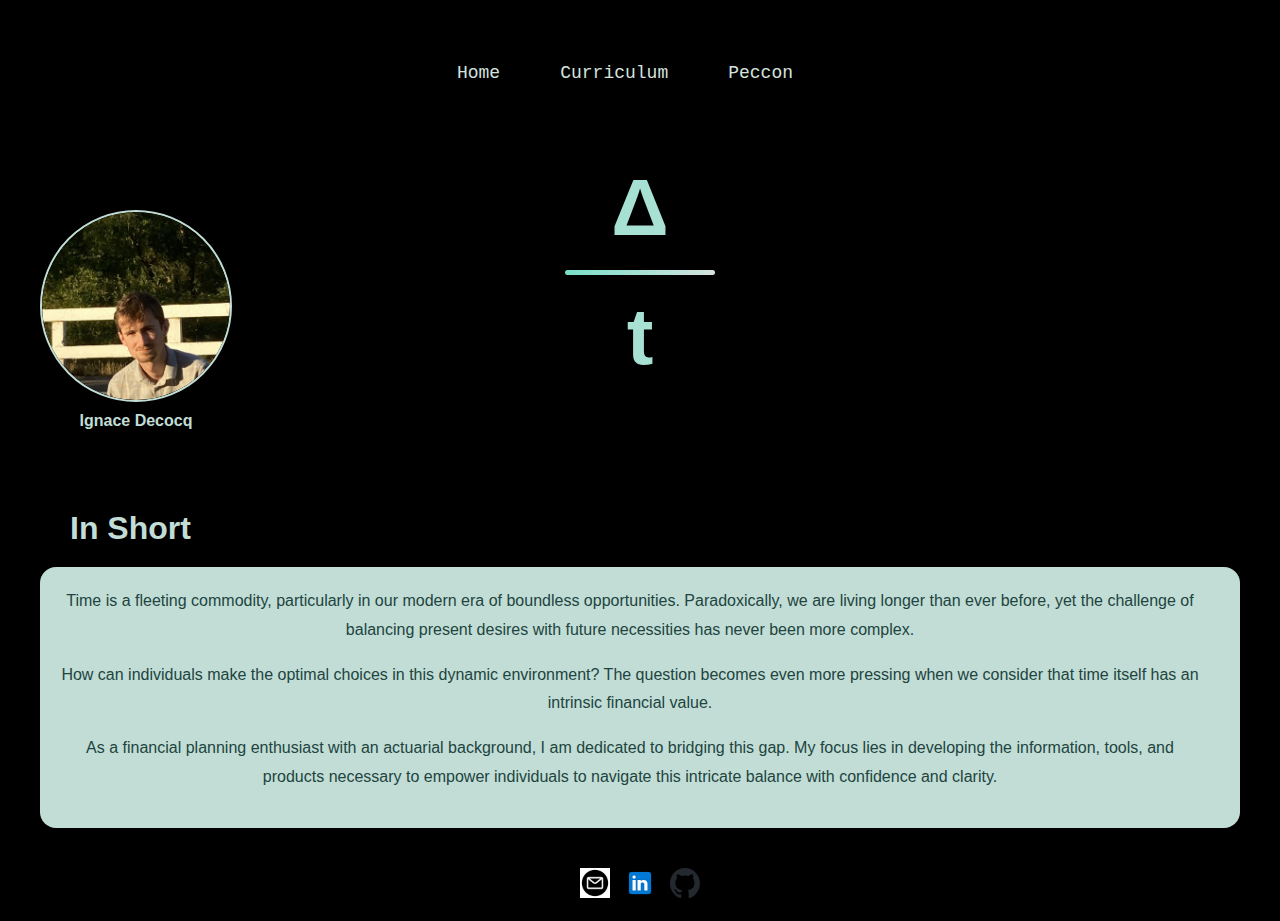
<file: index.html>
<!DOCTYPE html>
<html lang="en">

<head>
  <meta charset="utf-8">
  <meta http-equiv="X-UA-Compatible" content="IE=edge">
  <meta name="viewport" content="width=device-width, initial-scale=1">
  <title>Portfolio - Ignace Decocq</title>

  <!-- Favicon -->
  <link rel="icon" href="img/favicon.svg">
  <!-- Stylesheet -->
  <link href="css/styles/styleHome.css" rel="stylesheet">
</head>

<body id="page-top" data-spy="scroll" data-target=".side-menu">

  <header class="header">
    <nav class="menu-container" aria-label="Main Navigation">
      <ul class="menu">
        <li><a href="index.html">Home</a></li>
        <li><a href="resume.html">Curriculum</a></li>
        <li><a href="project.html">Peccon</a></li>
      </ul>
    </nav>
  </header>

  <main class="page">
    <section class="background-picture">
      <div class="container">
        <div class="delta" id="delta">Δ</div>
        <div class="division-line"></div>
        <div class="time" id="time">t</div>
      </div>
      <div class="profile-picture-container">
        <div class="profile-picture">
          <img src="img/profilePic.jpg" alt="Profile Picture">
        </div>
        <p class="profile-description">Ignace Decocq</p>
      </div>
    </div>
    </section>

    <section class="story">
      <h1 class="subtitles-short">In Short</h1>
      <div class="story-text">
        <p>Time is a fleeting commodity, particularly in our modern era of boundless opportunities. Paradoxically, we
          are living longer than ever before, yet the challenge of balancing present desires with future necessities has
          never been more complex.</p>
        <p>How can individuals make the optimal choices in this dynamic environment? The question becomes even more
          pressing when we consider that time itself has an intrinsic financial value.</p>
        <p>As a financial planning enthusiast with an actuarial background, I am dedicated to bridging this gap. My
          focus lies in developing the information, tools, and products necessary to empower individuals to navigate
          this intricate balance with confidence and clarity.</p>
      </div>
<!-- 
      <h1 class="subtitles-questions"> Fun Questions</h1>
        </h1>
        <div class="marquee">
          <div class="panel">
            <div class="box">
              <p class="question">vacation in Hawaii or Alaska?</p>
              <p class="answer">surf vacation  on Hawaii</p>
            </div>
            <div class="box">
              <p class="question"> If money was no object, what would you do all day?</p>
              <p class="answer">exploring the world, working on my peccon project, and giving back to the
                community</p>
            </div>
            <div class="box">
              <p class="question">What's your favorite holiday?</p>
              <p class="answer">Eastern with the family</p>
            </div>
            <div class="box">
              <p class="question">what's your latest guilty pleasure</p>
              <p class="answer">serie called solo leveling</p>
            </div>
            <div class="box">
              <p class="question">what's your biggest fear</p>
              <p class="answer">heights</p>
            </div>
            <div class="box">
              <p class="question">Who would you choose if you could be friends with a fictional character?</p>
              <p class="answer">gandalf the grey</p>
            </div>
            <div class="box">
              <p class="question">What’s one thing that motivates you at work? </p>
              <p class="answer">my colleagues and the environment at work </p>
            </div>
            <div class="box">
              <p class="question">Do you have any tips for time management?</p>
              <p class="answer">just do it </p>
            </div>
            <div class="box">
              <p class="question">What book or movie left a lasting impression on you?</p>
              <p class="answer">Capital in the 21st Century of Thomas Pickety</p>
            </div>
            <div class="box">
              <p class="question"> Who do you look up to?</p>
              <p class="answer">my brother</p>
            </div>
            <div class="box">
              <p class="question">What’s your definition of a fulfilling life?</p>
              <p class="answer">A life with purpose that is filled wih shared happines</p>
            </div>
            <div class="box">
              <p class="question">What’s your dream job?</p>
              <p class="answer">getting paid to work on my peccon project</p>
            </div>
          </div>
        </div>
    </section> -->

    <script>
      const boxes = document.querySelectorAll('.box');
      const panel = document.querySelector('.panel');
      let currentIndex = 2; // Start with Box 2 selected (index 2)
      let autoSelectInterval;
      let isHovered = false;

      function getWrappedIndex(index) {
        return (index + boxes.length) % boxes.length; // Ensure indices wrap correctly
      }

      function updateSelectedBox() {
        // Update each box’s visibility and state based on the current index
        boxes.forEach((box, index) => {
          box.classList.remove('selected', 'fade');
          box.style.opacity = '0'; // Default: hide non-adjacent boxes
      
          if (index === currentIndex) {
            box.classList.add('selected');
            box.style.opacity = '1'; // Selected box fully visible
          } else if (
            index === getWrappedIndex(currentIndex - 1) ||
            index === getWrappedIndex(currentIndex + 1)
          ) {
            box.classList.add('fade');
            box.style.opacity = '1'; // Immediate adjacent boxes visible
          } else if (
            index === getWrappedIndex(currentIndex - 2) ||
            index === getWrappedIndex(currentIndex + 2)
          ) {
            box.classList.add('fade');
            box.style.opacity = '0.7'; // Further away boxes slightly faded
          }
        });
      
        // Get the currently selected box (use untransformed dimensions)
        const selectedBox = boxes[currentIndex];
        // offsetLeft returns the left position relative to the panel
        const boxWidth = selectedBox.offsetWidth;
        const selectedBoxCenter = selectedBox.offsetLeft + boxWidth / 2;
      
        // Get the container (marquee) width
        const container = document.querySelector('.marquee');
        const containerWidth = container.offsetWidth;
      
        // Calculate the translation needed so that the selected box's center
        // aligns with the center of the container.
        const desiredTranslateX = containerWidth / 2 - selectedBoxCenter;
      
        // Apply the transformation to the panel (ensure a CSS transition is set for smoothness)
        panel.style.transform = `translateX(${desiredTranslateX}px)`;
      }


      function moveToNextBox() {
        currentIndex = getWrappedIndex(currentIndex + 1); // Loop back to the beginning after the last box
        updateSelectedBox();
      }

      // Handle user click to select a box
      boxes.forEach((box, index) => {
        box.addEventListener('click', () => {
          currentIndex = index; // Update selection when clicked
          updateSelectedBox();
          resetAutoSelect(); // Reset auto select when user clicks
        });
      });

      // Pause auto selection when mouse is hovering over the panel
      panel.addEventListener('mouseenter', () => {
        isHovered = true;
        resetAutoSelect(); // Stop automatic box selection on hover
      });

      panel.addEventListener('mouseleave', () => {
        isHovered = false;
        startAutoSelect(); // Resume automatic box selection when mouse leaves
      });

      function startAutoSelect() {
        if (!autoSelectInterval && !isHovered) {
          autoSelectInterval = setInterval(() => {
            moveToNextBox();
          }, 7000); // Select the next box every 7 seconds
        }
      }

      function resetAutoSelect() {
        clearInterval(autoSelectInterval);
        autoSelectInterval = null;
      }

      // Initialize the panel to loop the boxes and center the selected box
      updateSelectedBox(); // Ensure the first box is selected on load
      startAutoSelect();
    </script>
  </main>

  <footer class="footer">
    <div class="socials">
      <div class="socials-icon">
        <a href="mailto:igance.decocq@hotmail.com" aria-label="Facebook"><img src="img/socials/Email.jpg" alt="Email"></a>
      </div>
      <div class="socials-icon">
        <a href="https://www.linkedin.com/in/ignace-decocq-7a47472aa/" aria-label="LinkedIn"><img src="img/socials/linkedin.png"
            alt="LinkedIn"></a>
      </div>
      <div class="socials-icon">
        <a href="https://github.com/korilium" aria-label="GitHub"><img src="img/socials/github.svg" alt="GitHub"></a>
      </div>
    </div>
  </footer>

</body>

</html>
</file>
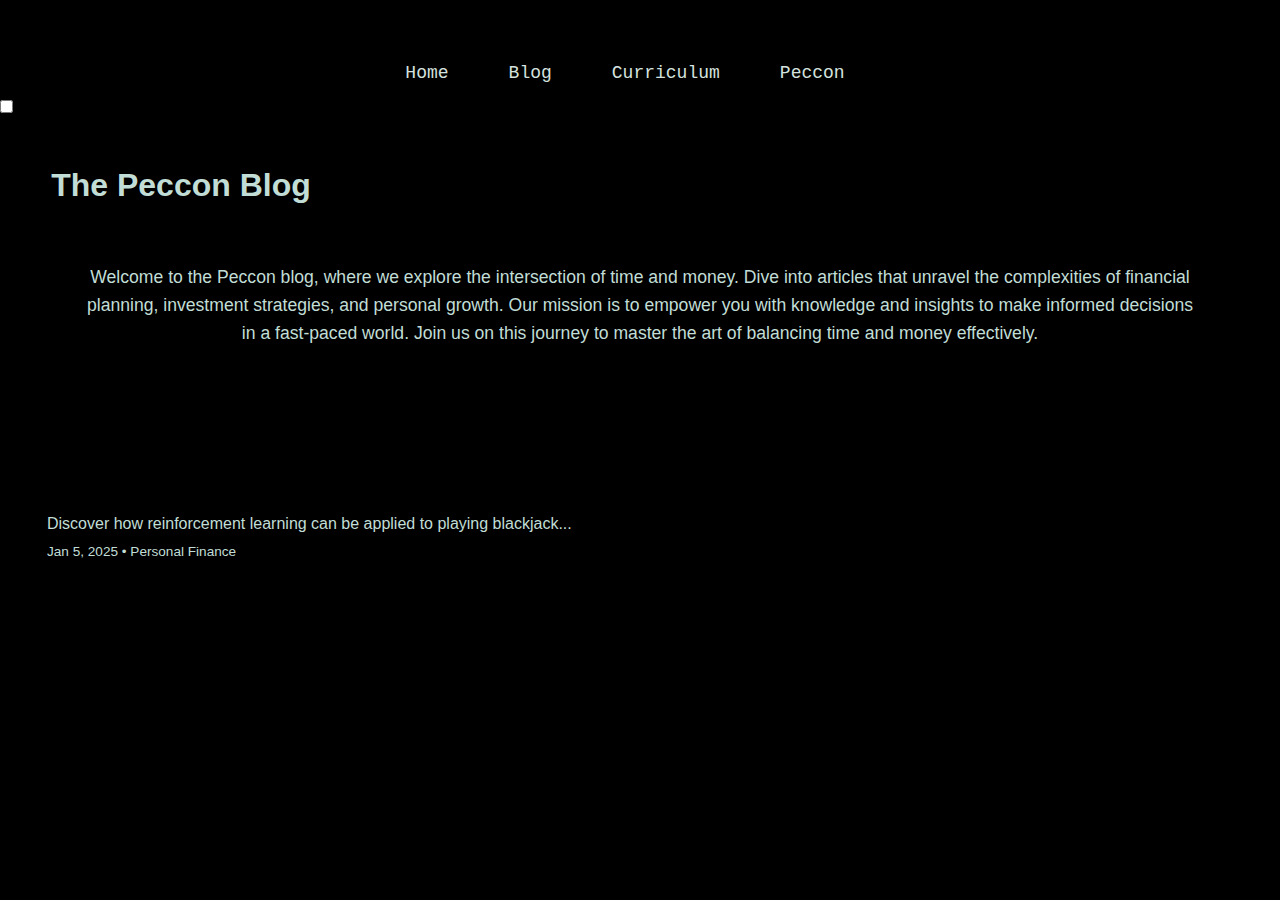
<file: blog/posts/generated/index.html>
<!DOCTYPE html>
<html lang="en">

<head>
  <meta charset="utf-8">
  <meta name="viewport" content="width=device-width, initial-scale=1">
  <title>Blog Index</title>
  <link rel="icon" href="../../../img/favicon.svg">
  <script>
    (function () {
      const savedTheme = localStorage.getItem("theme");
      if (savedTheme === "light") {
        document.documentElement.setAttribute("data-theme", savedTheme);
      }
    })();
  </script>
  <link href="../../../css/styles/styleBlog.css" rel="stylesheet">
</head>

<body class="index" id="page-top" data-spy="scroll" data-target=".side-menu">
  <!-- Header -->
  <div class="header">
    <div class="menu-container">
      <ul class="menu">
        <li><a href="../../../index.html">Home</a></li>
        <li><a href="../../../blog/index.html">Blog</a></li>
        <li><a href="../../../resume.html">Curriculum</a></li>
        <li><a href="../../../project.html">Peccon</a></li>
      </ul>
    </div>
  </div>
  <label class="theme-switch">
    <input type="checkbox" id="theme-toggle">
    <span class="slider"></span>
  </label>
  <script>
    document.addEventListener("DOMContentLoaded", () => {
      const toggle = document.getElementById("theme-toggle");
      const savedTheme = localStorage.getItem("theme");
      if (savedTheme === "light") {
        document.body.classList.add("light");
        toggle.checked = true; // if using a checkbox toggle
      }
      toggle.addEventListener("click", () => {
        document.body.classList.toggle("light");
        // Save preference
        if (document.body.classList.contains("light")) {
          localStorage.setItem("theme", "light");
        } else {
          localStorage.setItem("theme", "dark");
        }
      });
    });
  </script>
  </div>

  <div>
    <div class="title-description">
      <div class="title">
        <h1>The Peccon Blog</h1>
      </div>
      <div class="description">
        <p>Welcome to the Peccon blog, where we explore the intersection of time and money. Dive into articles that
          unravel the complexities of financial planning, investment strategies, and personal growth. Our mission is to
          empower you with knowledge and insights to make informed decisions in a fast-paced world. Join us on this
          journey to master the art of balancing time and money effectively.</p>
      </div>
    </div>
    <div class="blog-overview">
      <a href="BlackjackWithRL.html" class="blog-card-link">
        <div class="blog-card">
          <div class="blog-content">
            <h3>Blackjack with Reinforcement Learning</h3>
            <p>Discover how reinforcement learning can be applied to playing blackjack...</p>
            <span class="meta">Jan 5, 2025 • Personal Finance</span>
          </div>
        </div>
      </a>
    </div>
  </div>


</body>
<script src="../../../js/toggleTheme.js"></script>

</html>
</file>
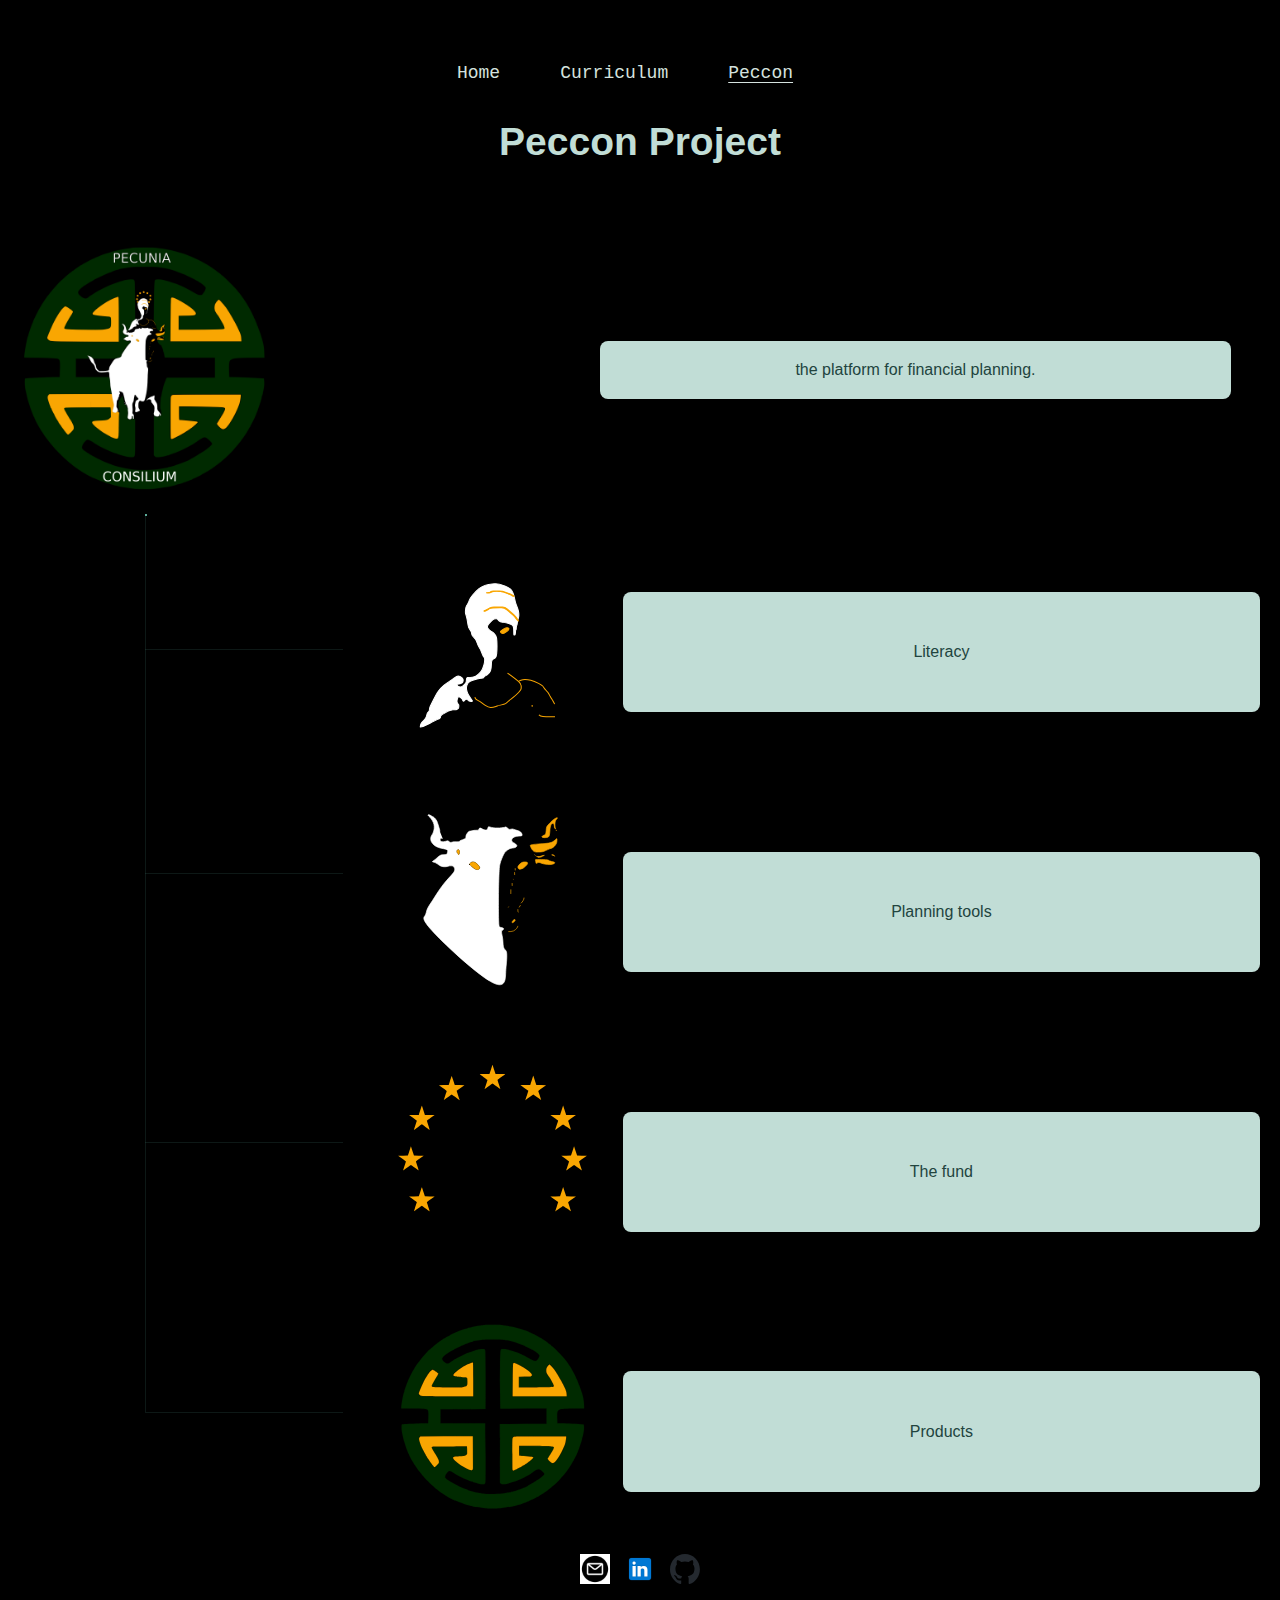
<file: project.html>
<!DOCTYPE html>
<html lang="en">

<head>
  <meta charset="utf-8">
  <meta http-equiv="X-UA-Compatible" content="IE=edge">
  <meta name="viewport" content="width=device-width, initial-scale=1">
  <title>Portfolio - Ignace Decocq</title>

  <!-- Favicon -->
  <link rel="icon" href="img/favicon.svg">
  <!-- Stylesheet -->
  <link href="css/styles/styleProject.css" rel="stylesheet">
</head>


<body id="page-top" data-spy="scroll" data-target=".side-menu">
  <!-- Header -->
  <div class="header">
    <div class="menu-container">
      <ul class="menu">
        <li><a href="index.html">Home</a></li>
        <li><a href="resume.html">Curriculum</a></li>
        <li><a href="project.html">Peccon</a></li>
      </ul>
    </div>
  </div>

  <!-- Main Content -->
  <div class="page">
    <div class="title">
      <h1>Peccon Project</h1>
    </div>
    <div class="grid">
      <div class="FullLogoContainer">
        <div class="FullLogo">
          <img class="FullLogoImage" src="img/pecconProject/logofinal.png" alt="Peccon Logo">
        </div>
      </div>
      <div class="FullLogoContainer2">
        <div class="dots"> </div>
        <div class="descriptionFull"  >
          <p>
            the platform for financial planning.         </p>
        </div>
      </div>
      <div class="connector1">
        <div class="vertical-line">
          <div class="pulse"></div> <!-- Pulse effect -->
        </div>
        <div class="horizontal-lines">
          <div class="horizontal-line" data-index = "1" >
            <div class="secondary-pulse1"></div>
          </div>
          <div class="horizontal-line" data-index = "2" >
            <div class="secondary-pulse2"></div>
          </div>
          <div class="horizontal-line" data-index = "3" >
            <div class="secondary-pulse3"></div>
          </div>
          <div class="horizontal-line" data-index = "4" >
            <div class="secondary-pulse4"></div>
          </div>
        </div>
      </div>

      <div class="logoContainer">
        <div class="Logo">
          <img class="LogoImage" src="img/pecconProject/AthenaNoStars.svg" alt="Peccon Logo">
        </div>
        <div class="LogoDescription">
          <p>
            Literacy
          </p>
        </div>
      </div>

      <div class="logoContainer">
        <div class="Logo">
          <img class="LogoImage" src="img/pecconProject/bull.svg" alt="Peccon Logo">
        </div>
        <div class="LogoDescription">
          <p>
            Planning tools
          </p>
        </div>
      </div>

      <div class="logoContainer">
        <div class="Logo">
          <img class="LogoImage" src="img/pecconProject/stars.svg" alt="Peccon Logo">
        </div>
        <div class="LogoDescription">
          <p>
            The fund
          </p>
        </div>
      </div>

      <div class="logoContainer">
        <div class="Logo">
          <img class="LogoImage" src="img/pecconProject/logoBackground.svg" alt="Peccon Logo">
        </div>
        <div class="LogoDescription">
          <p>
            Products
          </p>
        </div>
      </div>
    </div>


    <!-- Footer -->
    <div class="footer">
      <div class="socials">
        <div class="socials-icon">
          <a href="mailto:igance.decocq@hotmail.com" aria-label="Facebook"><img src="img/socials/Email.jpg" alt="Email"></a>
        </div>
        <div class="socials-icon">
          <a href="https://www.linkedin.com/" target="_blank" rel="noopener noreferrer">
            <img src="img/socials/linkedin.png" alt="linkedin">
          </a>
        </div>
        <div class="socials-icon">
          <a href="https://github.com/korilium" target="_blank" rel="noopener noreferrer">
            <img src="img/socials/github.svg" alt="github">
          </a>
        </div>
      </div>
    </div>
</body>

</html>
</file>
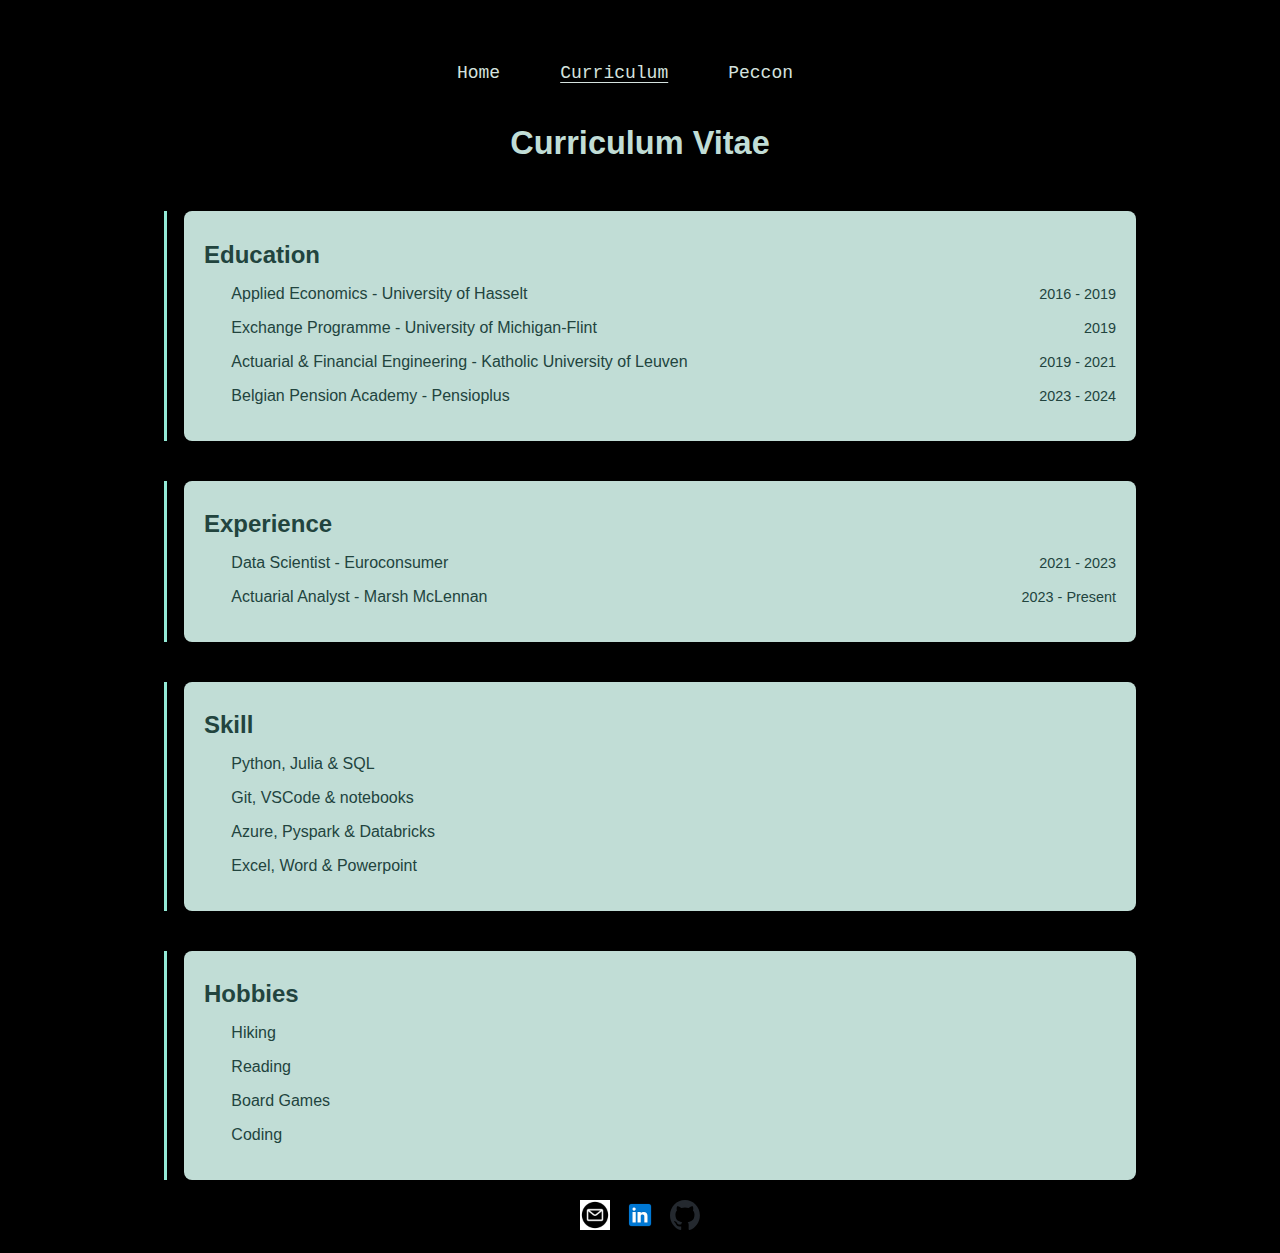
<file: resume.html>
<!DOCTYPE html>
<html lang="en">

<head>
  <meta charset="utf-8">
  <meta http-equiv="X-UA-Compatible" content="IE=edge">
  <meta name="viewport" content="width=device-width, initial-scale=1">
  <title>Portfolio - Ignace Decocq</title>

  <!-- Favicon -->
  <link rel="icon" href="img/favicon.svg">
  <!-- Stylesheet -->
  <link href="css/styles/styleResume.css" rel="stylesheet">
</head>


<body id="page-top" data-spy="scroll" data-target=".side-menu">
  <!-- Header -->
  <div class="header">
    <div class="menu-container">
      <ul class="menu">
        <li><a href="index.html">Home</a></li>
        <li><a href="resume.html">Curriculum</a></li>
        <li><a href="project.html">Peccon</a></li>
      </ul>
    </div>
  </div>

  <!-- Main Content -->
  <div class="page">
    <div class="resume">
      <h1  class="resume-title">Curriculum Vitae</h1>
      <!-- Add your resume content here -->

      <!-- Timeline Section -->
      <div class="timeline-container">
        <!-- Education Section -->
        <div class="timeline-item">
          <div class="timeline-line"></div>
          <div class="timeline-content">
            <h2 class="subtitle">Education</h2>
            <ul>
              <li> 
                <span class = "point-title"> Applied Economics - University of Hasselt </span>
                <span class = "date"> 2016 - 2019 </span>
              </li>
              <li>
                <span class="point-title">Exchange Programme - University of Michigan-Flint </span>
                <span class="date">2019</span>
                </li>
              <li>
                <span class="point-title">Actuarial & Financial Engineering - Katholic University of Leuven </span>
                <span class="date">2019 - 2021</span>
              </li>
              <li>
                <span class="point-title">Belgian Pension Academy - Pensioplus </span>
                <span class="date">2023 - 2024</span>
              </li>
            </ul>
          </div>
        </div>

        <!-- Experience Section -->
        <div class="timeline-item">
          <div class="timeline-line"></div>
          <div class="timeline-content">
            <h2 class="subtitle">Experience</h2>
            <ul>
              <li>
                <span class="point-title"> Data Scientist - Euroconsumer </span>
                <span class="date">2021 - 2023</span>
              </li>
              <li>
                <span class="point-title">Actuarial Analyst - Marsh McLennan</span>
                <span class="date">2023 - Present</span></li>
            </ul>
          </div>
        </div>

                <!-- skill Section -->
        <div class="timeline-item">
          <div class="timeline-line"></div>
          <div class="timeline-content">
            <h2 class="subtitle">Skill</h2>
            <ul>
              <li>
                <span class="point-title"> Python, Julia & SQL</span>
              </li>
              <li>
                <span class="point-title"> Git, VSCode & notebooks</span>
              </li>
              <li>  
                <span class="point-title"> Azure, Pyspark & Databricks </span>
              </li>
              <li>
                <span class="point-title"> Excel, Word & Powerpoint </span>
              </li>
            </ul>
          </div>
        </div>

        <!-- Hobbies Section -->
        <div class="timeline-item">
          <div class="timeline-line"></div>
          <div class="timeline-content">
            <h2 class="subtitle">Hobbies</h2>
            <ul>
              <li><span class="point-title">Hiking</span></li>
              <li><span class="point-title">Reading</span></li>
              <li><span class="point-title">Board Games</span></li>
              <li><span class="point-title">Coding</span></li>
            </ul>
          </div>
        </div>
      </div>
    </div>
  </div>
  <!-- Footer -->
  <div class="footer">
    <div class="socials">
      <div class="socials-icon">
        <a href="mailto:igance.decocq@hotmail.com" aria-label="Facebook"><img src="img/socials/Email.jpg" alt="Email"></a>
      </div>
      <div class="socials-icon">
        <a href="https://www.linkedin.com/" target="_blank" rel="noopener noreferrer">
          <img src="img/socials/linkedin.png" alt="linkedin">
        </a>
      </div>
      <div class="socials-icon">
        <a href="https://github.com/korilium" target="_blank" rel="noopener noreferrer">
          <img src="img/socials/github.svg" alt="github">
        </a>
      </div>
    </div>
  </div>
</body>

</html>
</file>
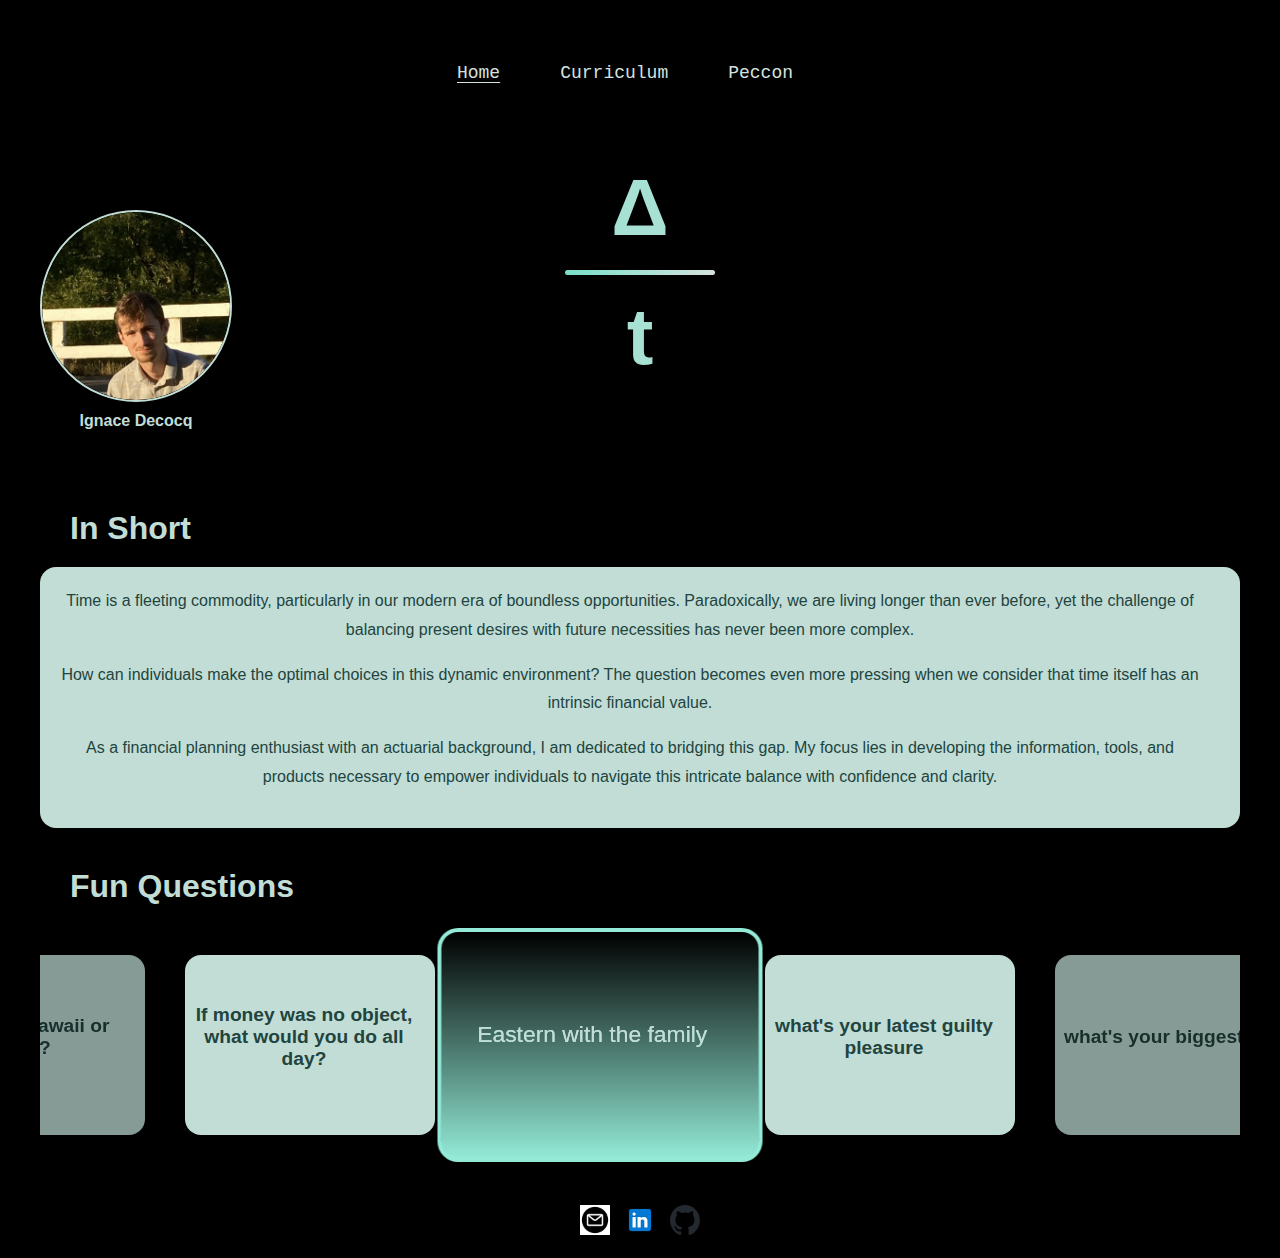
<file: welcome.html>
<!DOCTYPE html>
<html lang="en">

<head>
  <meta charset="utf-8">
  <meta http-equiv="X-UA-Compatible" content="IE=edge">
  <meta name="viewport" content="width=device-width, initial-scale=1">
  <title>Portfolio - Ignace Decocq</title>

  <!-- Favicon -->
  <link rel="icon" href="img/favicon.svg">
  <!-- Stylesheet -->
  <link href="css/styles/styleHome.css" rel="stylesheet">
</head>

<body id="page-top" data-spy="scroll" data-target=".side-menu">

  <header class="header">
    <nav class="menu-container" aria-label="Main Navigation">
      <ul class="menu">
        <li><a href="welcome.html">Home</a></li>
        <li><a href="resume.html">Curriculum</a></li>
        <li><a href="project.html">Peccon</a></li>
      </ul>
    </nav>
  </header>

  <main class="page">
    <section class="background-picture">
      <div class="container">
        <div class="delta" id="delta">Δ</div>
        <div class="division-line"></div>
        <div class="time" id="time">t</div>
      </div>
      <div class="profile-picture-container">
        <div class="profile-picture">
          <img src="img/profilePic.jpg" alt="Profile Picture">
        </div>
        <p class="profile-description">Ignace Decocq</p>
      </div>
    </div>
    </section>

    <section class="story">
      <h1 class="subtitles-short">In Short</h1>
      <div class="story-text">
        <p>Time is a fleeting commodity, particularly in our modern era of boundless opportunities. Paradoxically, we
          are living longer than ever before, yet the challenge of balancing present desires with future necessities has
          never been more complex.</p>
        <p>How can individuals make the optimal choices in this dynamic environment? The question becomes even more
          pressing when we consider that time itself has an intrinsic financial value.</p>
        <p>As a financial planning enthusiast with an actuarial background, I am dedicated to bridging this gap. My
          focus lies in developing the information, tools, and products necessary to empower individuals to navigate
          this intricate balance with confidence and clarity.</p>
      </div>

      <h1 class="subtitles-questions"> Fun Questions</h1>
        </h1>
        <div class="marquee">
          <div class="panel">
            <div class="box">
              <p class="question">vacation in Hawaii or Alaska?</p>
              <p class="answer">surf vacation  on Hawaii</p>
            </div>
            <div class="box">
              <p class="question"> If money was no object, what would you do all day?</p>
              <p class="answer">exploring the world, working on my peccon project, and giving back to the
                community</p>
            </div>
            <div class="box">
              <p class="question">What's your favorite holiday?</p>
              <p class="answer">Eastern with the family</p>
            </div>
            <div class="box">
              <p class="question">what's your latest guilty pleasure</p>
              <p class="answer">serie called solo leveling</p>
            </div>
            <div class="box">
              <p class="question">what's your biggest fear</p>
              <p class="answer">heights</p>
            </div>
            <div class="box">
              <p class="question">Who would you choose if you could be friends with a fictional character?</p>
              <p class="answer">gandalf the grey</p>
            </div>
            <div class="box">
              <p class="question">What’s one thing that motivates you at work? </p>
              <p class="answer">my colleagues and the environment at work </p>
            </div>
            <div class="box">
              <p class="question">Do you have any tips for time management?</p>
              <p class="answer">just do it </p>
            </div>
            <div class="box">
              <p class="question">What book or movie left a lasting impression on you?</p>
              <p class="answer">Capital in the 21st Century of Thomas Pickety</p>
            </div>
            <div class="box">
              <p class="question"> Who do you look up to?</p>
              <p class="answer">my brother</p>
            </div>
            <div class="box">
              <p class="question">What’s your definition of a fulfilling life?</p>
              <p class="answer">A life with purpose that is filled wih shared happines</p>
            </div>
            <div class="box">
              <p class="question">What’s your dream job?</p>
              <p class="answer">getting paid to work on my peccon project</p>
            </div>
          </div>
        </div>
    </section>

    <script>
      const boxes = document.querySelectorAll('.box');
      const panel = document.querySelector('.panel');
      let currentIndex = 2; // Start with Box 2 selected (index 2)
      let autoSelectInterval;
      let isHovered = false;

      function getWrappedIndex(index) {
        return (index + boxes.length) % boxes.length; // Ensure indices wrap correctly
      }

      function updateSelectedBox() {
        // Update each box’s visibility and state based on the current index
        boxes.forEach((box, index) => {
          box.classList.remove('selected', 'fade');
          box.style.opacity = '0'; // Default: hide non-adjacent boxes
      
          if (index === currentIndex) {
            box.classList.add('selected');
            box.style.opacity = '1'; // Selected box fully visible
          } else if (
            index === getWrappedIndex(currentIndex - 1) ||
            index === getWrappedIndex(currentIndex + 1)
          ) {
            box.classList.add('fade');
            box.style.opacity = '1'; // Immediate adjacent boxes visible
          } else if (
            index === getWrappedIndex(currentIndex - 2) ||
            index === getWrappedIndex(currentIndex + 2)
          ) {
            box.classList.add('fade');
            box.style.opacity = '0.7'; // Further away boxes slightly faded
          }
        });
      
        // Get the currently selected box (use untransformed dimensions)
        const selectedBox = boxes[currentIndex];
        // offsetLeft returns the left position relative to the panel
        const boxWidth = selectedBox.offsetWidth;
        const selectedBoxCenter = selectedBox.offsetLeft + boxWidth / 2;
      
        // Get the container (marquee) width
        const container = document.querySelector('.marquee');
        const containerWidth = container.offsetWidth;
      
        // Calculate the translation needed so that the selected box's center
        // aligns with the center of the container.
        const desiredTranslateX = containerWidth / 2 - selectedBoxCenter;
      
        // Apply the transformation to the panel (ensure a CSS transition is set for smoothness)
        panel.style.transform = `translateX(${desiredTranslateX}px)`;
      }


      function moveToNextBox() {
        currentIndex = getWrappedIndex(currentIndex + 1); // Loop back to the beginning after the last box
        updateSelectedBox();
      }

      // Handle user click to select a box
      boxes.forEach((box, index) => {
        box.addEventListener('click', () => {
          currentIndex = index; // Update selection when clicked
          updateSelectedBox();
          resetAutoSelect(); // Reset auto select when user clicks
        });
      });

      // Pause auto selection when mouse is hovering over the panel
      panel.addEventListener('mouseenter', () => {
        isHovered = true;
        resetAutoSelect(); // Stop automatic box selection on hover
      });

      panel.addEventListener('mouseleave', () => {
        isHovered = false;
        startAutoSelect(); // Resume automatic box selection when mouse leaves
      });

      function startAutoSelect() {
        if (!autoSelectInterval && !isHovered) {
          autoSelectInterval = setInterval(() => {
            moveToNextBox();
          }, 7000); // Select the next box every 7 seconds
        }
      }

      function resetAutoSelect() {
        clearInterval(autoSelectInterval);
        autoSelectInterval = null;
      }

      // Initialize the panel to loop the boxes and center the selected box
      updateSelectedBox(); // Ensure the first box is selected on load
      startAutoSelect();
    </script>
  </main>

  <footer class="footer">
    <div class="socials">
      <div class="socials-icon">
        <a href="mailto:igance.decocq@hotmail.com" aria-label="Facebook"><img src="img/socials/Email.jpg" alt="Email"></a>
      </div>
      <div class="socials-icon">
        <a href="https://www.linkedin.com/in/ignace-decocq-7a47472aa/" aria-label="LinkedIn"><img src="img/socials/linkedin.png"
            alt="LinkedIn"></a>
      </div>
      <div class="socials-icon">
        <a href="https://github.com/korilium" aria-label="GitHub"><img src="img/socials/github.svg" alt="GitHub"></a>
      </div>
    </div>
  </footer>

</body>

</html>
</file>
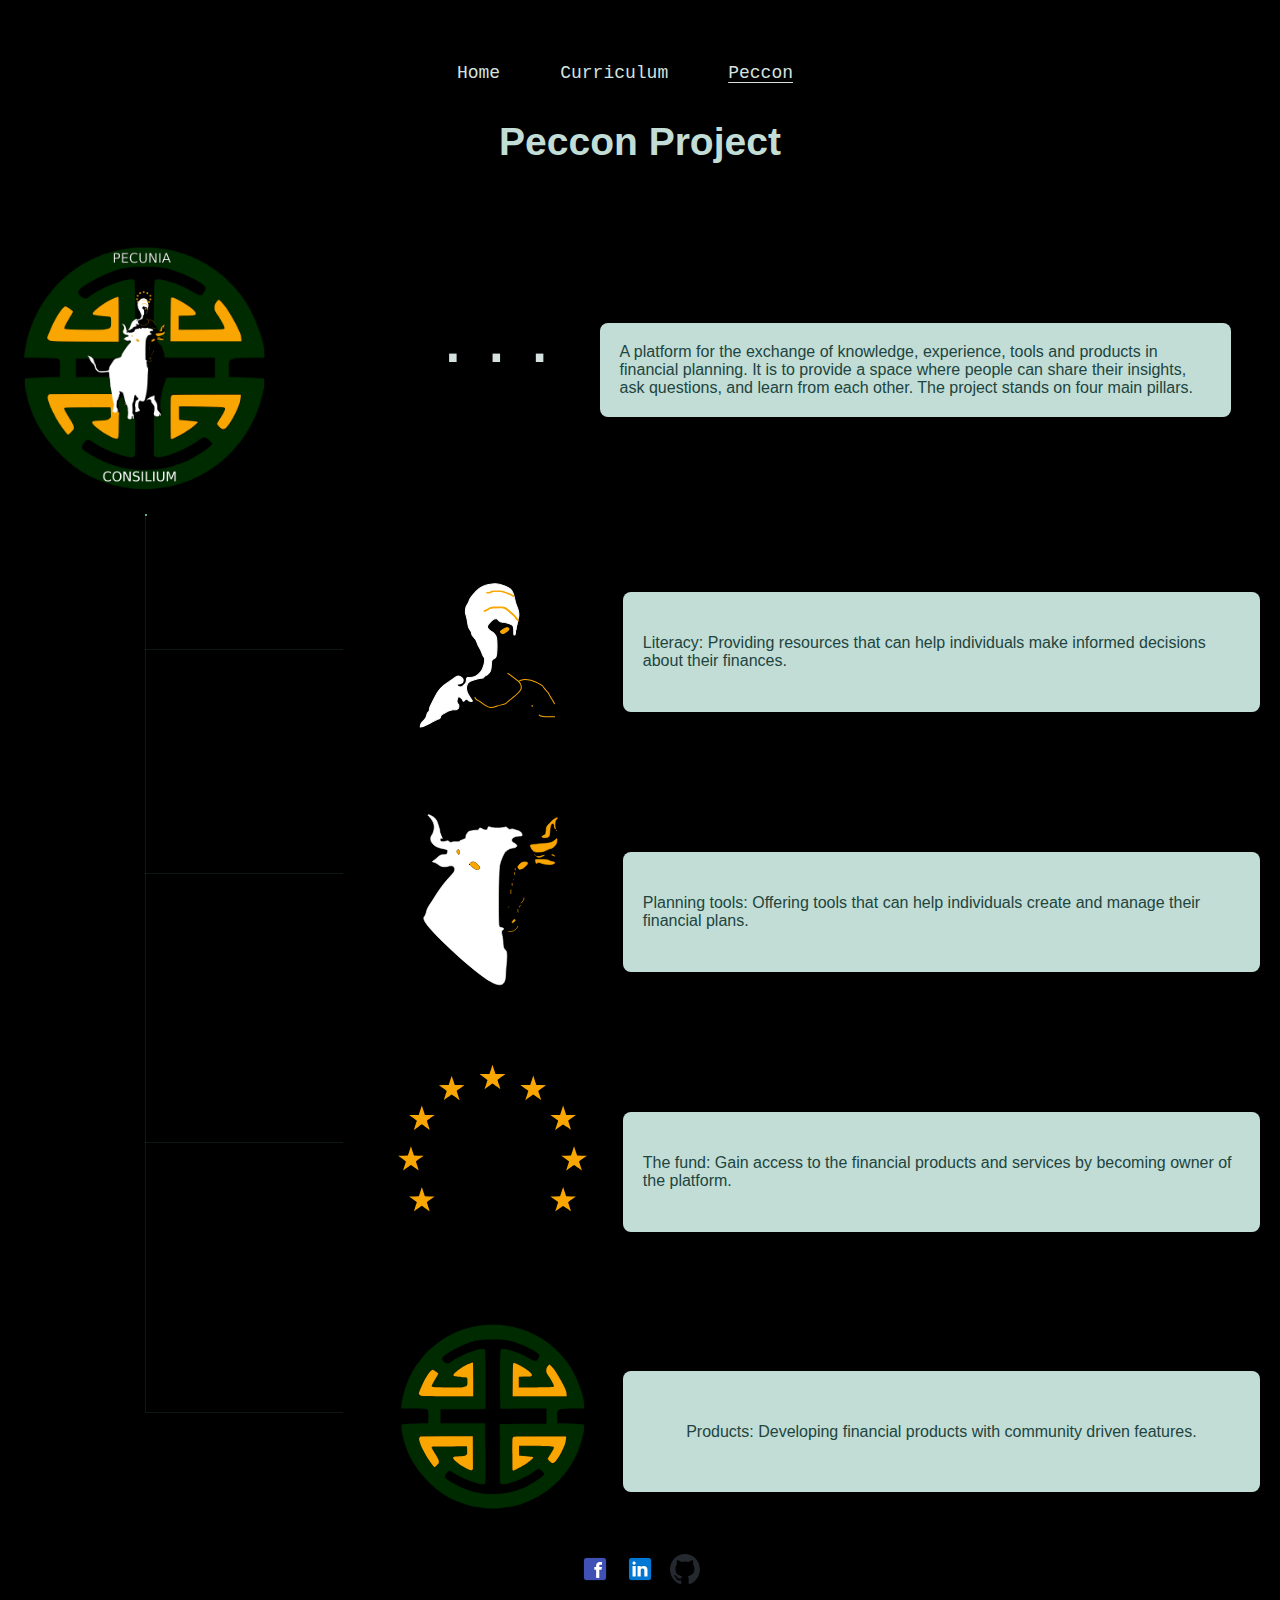
<file: public/project.html>
<!DOCTYPE html>
<html lang="en">

<head>
  <meta charset="utf-8">
  <meta http-equiv="X-UA-Compatible" content="IE=edge">
  <meta name="viewport" content="width=device-width, initial-scale=1">
  <title>Portfolio - Ignace Decocq</title>

  <!-- Favicon -->
  <link rel="icon" href="img/favicon.svg">
  <!-- Stylesheet -->
  <link href="css/styles/styleProject.css" rel="stylesheet">
</head>


<body id="page-top" data-spy="scroll" data-target=".side-menu">
  <!-- Header -->
  <div class="header">
    <div class="menu-container">
      <ul class="menu">
        <li><a href="welcome.html">Home</a></li>
        <li><a href="resume.html">Curriculum</a></li>
        <li><a href="project.html">Peccon</a></li>
      </ul>
    </div>
  </div>

  <!-- Main Content -->
  <div class="page">
    <div class="title">
      <h1>Peccon Project</h1>
    </div>
    <div class="grid">
      <div class="FullLogoContainer">
        <div class="FullLogo">
          <img class="FullLogoImage" src="img/pecconProject/logofinal.png" alt="Peccon Logo">
        </div>
      </div>
      <div class="FullLogoContainer2">
        <div class="dots"> </div>
        <div class="descriptionFull"  >
          <p>
            A platform for the exchange of knowledge, experience, tools and products in financial planning. 
            It is to provide a space where people can share their insights, ask questions, and learn from each other. The project stands on four main pillars.         </p>
        </div>
      </div>
      <div class="connector1">
        <div class="vertical-line">
          <div class="pulse"></div> <!-- Pulse effect -->
        </div>
        <div class="horizontal-lines">
          <div class="horizontal-line" data-index = "1" >
            <div class="secondary-pulse1"></div>
          </div>
          <div class="horizontal-line" data-index = "2" >
            <div class="secondary-pulse2"></div>
          </div>
          <div class="horizontal-line" data-index = "3" >
            <div class="secondary-pulse3"></div>
          </div>
          <div class="horizontal-line" data-index = "4" >
            <div class="secondary-pulse4"></div>
          </div>
        </div>
      </div>

      <div class="logoContainer">
        <div class="Logo">
          <img class="LogoImage" src="img/pecconProject/AthenaNoStars.svg" alt="Peccon Logo">
        </div>
        <div class="LogoDescription">
          <p>
            Literacy: Providing resources that can help individuals make informed decisions about their finances.
          </p>
        </div>
      </div>

      <div class="logoContainer">
        <div class="Logo">
          <img class="LogoImage" src="img/pecconProject/bull.svg" alt="Peccon Logo">
        </div>
        <div class="LogoDescription">
          <p>
            Planning tools: Offering tools that can help individuals create and manage their financial plans.
          </p>
        </div>
      </div>

      <div class="logoContainer">
        <div class="Logo">
          <img class="LogoImage" src="img/pecconProject/stars.svg" alt="Peccon Logo">
        </div>
        <div class="LogoDescription">
          <p>
            The fund: Gain access to the financial products and services by becoming owner of the platform.
          </p>
        </div>
      </div>

      <div class="logoContainer">
        <div class="Logo">
          <img class="LogoImage" src="img/pecconProject/logoBackground.svg" alt="Peccon Logo">
        </div>
        <div class="LogoDescription">
          <p>
            Products: Developing financial products with community driven features.
          </p>
        </div>
      </div>
    </div>


    <!-- Footer -->
    <div class="footer">
      <div class="socials">
        <div class="socials-icon">
          <a href="https://www.facebook.com/" target="_blank" rel="noopener noreferrer">
            <img src="img/socials/facebook.png" alt="facebook">
          </a>
        </div>
        <div class="socials-icon">
          <a href="https://www.linkedin.com/" target="_blank" rel="noopener noreferrer">
            <img src="img/socials/linkedin.png" alt="linkedin">
          </a>
        </div>
        <div class="socials-icon">
          <a href="https://github.com/korilium" target="_blank" rel="noopener noreferrer">
            <img src="img/socials/github.svg" alt="github">
          </a>
        </div>
      </div>
    </div>
</body>

</html>
</file>
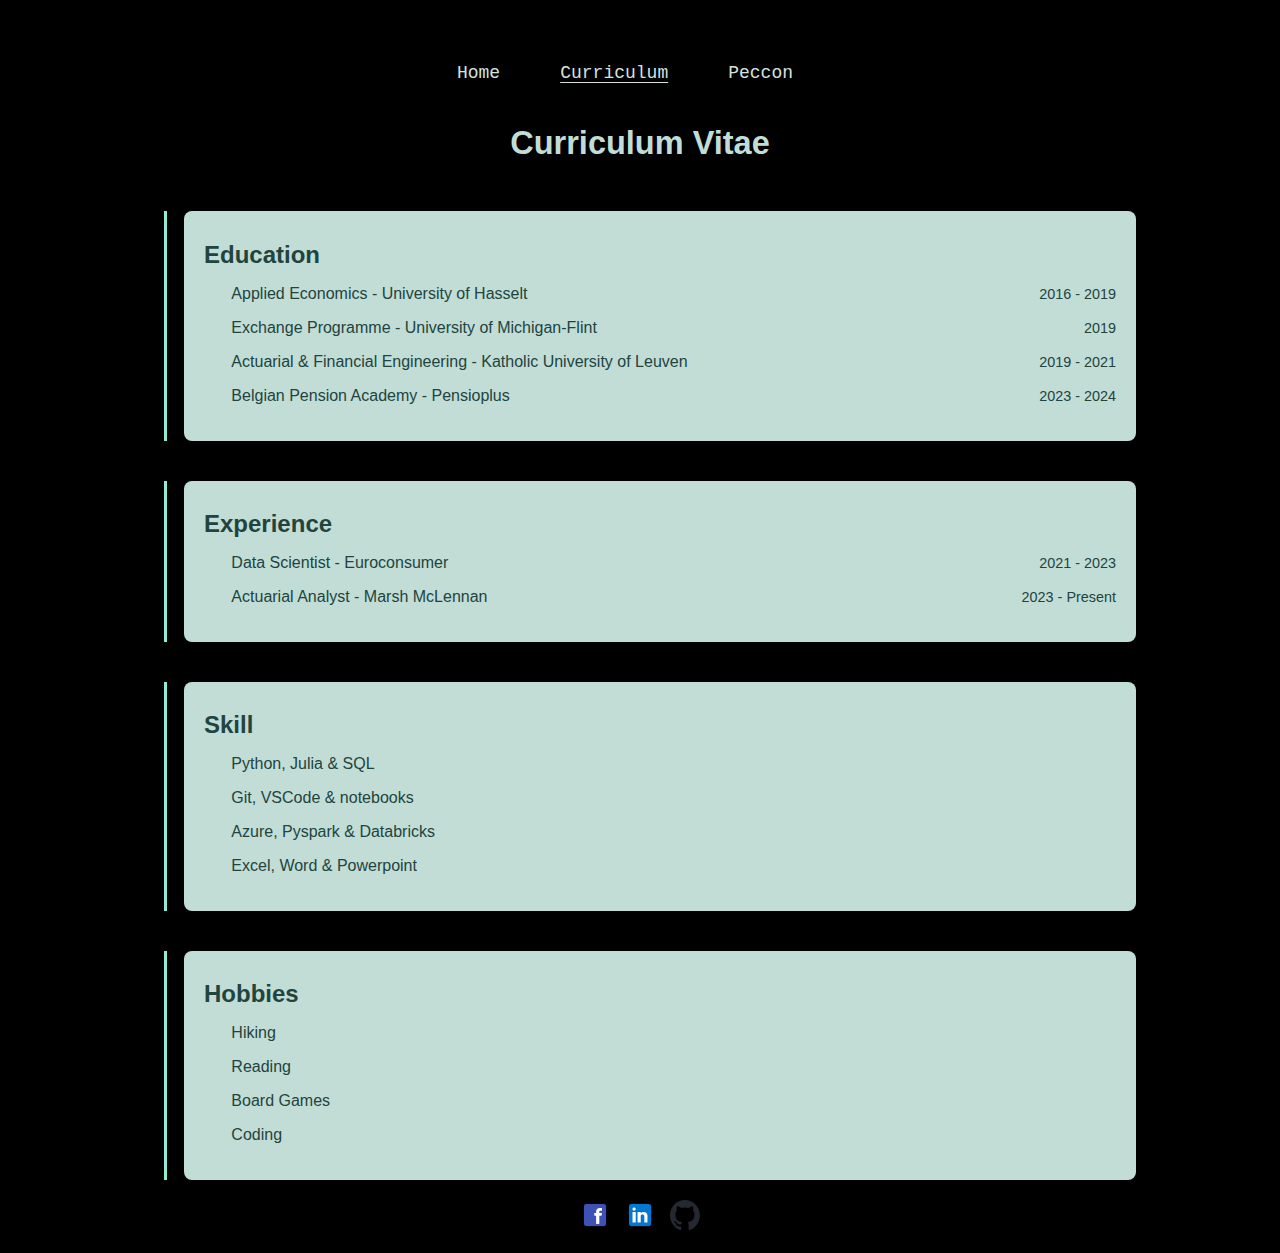
<file: public/resume.html>
<!DOCTYPE html>
<html lang="en">

<head>
  <meta charset="utf-8">
  <meta http-equiv="X-UA-Compatible" content="IE=edge">
  <meta name="viewport" content="width=device-width, initial-scale=1">
  <title>Portfolio - Ignace Decocq</title>

  <!-- Favicon -->
  <link rel="icon" href="img/favicon.svg">
  <!-- Stylesheet -->
  <link href="css/styles/styleResume.css" rel="stylesheet">
</head>


<body id="page-top" data-spy="scroll" data-target=".side-menu">
  <!-- Header -->
  <div class="header">
    <div class="menu-container">
      <ul class="menu">
        <li><a href="welcome.html">Home</a></li>
        <li><a href="resume.html">Curriculum</a></li>
        <li><a href="project.html">Peccon</a></li>
      </ul>
    </div>
  </div>

  <!-- Main Content -->
  <div class="page">
    <div class="resume">
      <h1  class="resume-title">Curriculum Vitae</h1>
      <!-- Add your resume content here -->

      <!-- Timeline Section -->
      <div class="timeline-container">
        <!-- Education Section -->
        <div class="timeline-item">
          <div class="timeline-line"></div>
          <div class="timeline-content">
            <h2 class="subtitle">Education</h2>
            <ul>
              <li> 
                <span class = "point-title"> Applied Economics - University of Hasselt </span>
                <span class = "date"> 2016 - 2019 </span>
              </li>
              <li>
                <span class="point-title">Exchange Programme - University of Michigan-Flint </span>
                <span class="date">2019</span>
                </li>
              <li>
                <span class="point-title">Actuarial & Financial Engineering - Katholic University of Leuven </span>
                <span class="date">2019 - 2021</span>
              </li>
              <li>
                <span class="point-title">Belgian Pension Academy - Pensioplus </span>
                <span class="date">2023 - 2024</span>
              </li>
            </ul>
          </div>
        </div>

        <!-- Experience Section -->
        <div class="timeline-item">
          <div class="timeline-line"></div>
          <div class="timeline-content">
            <h2 class="subtitle">Experience</h2>
            <ul>
              <li>
                <span class="point-title"> Data Scientist - Euroconsumer </span>
                <span class="date">2021 - 2023</span>
              </li>
              <li>
                <span class="point-title">Actuarial Analyst - Marsh McLennan</span>
                <span class="date">2023 - Present</span></li>
            </ul>
          </div>
        </div>

                <!-- skill Section -->
        <div class="timeline-item">
          <div class="timeline-line"></div>
          <div class="timeline-content">
            <h2 class="subtitle">Skill</h2>
            <ul>
              <li>
                <span class="point-title"> Python, Julia & SQL</span>
              </li>
              <li>
                <span class="point-title"> Git, VSCode & notebooks</span>
              </li>
              <li>  
                <span class="point-title"> Azure, Pyspark & Databricks </span>
              </li>
              <li>
                <span class="point-title"> Excel, Word & Powerpoint </span>
              </li>
            </ul>
          </div>
        </div>

        <!-- Hobbies Section -->
        <div class="timeline-item">
          <div class="timeline-line"></div>
          <div class="timeline-content">
            <h2 class="subtitle">Hobbies</h2>
            <ul>
              <li><span class="point-title">Hiking</span></li>
              <li><span class="point-title">Reading</span></li>
              <li><span class="point-title">Board Games</span></li>
              <li><span class="point-title">Coding</span></li>
            </ul>
          </div>
        </div>
      </div>
    </div>
  </div>
  <!-- Footer -->
  <div class="footer">
    <div class="socials">
      <div class="socials-icon">
        <a href="https://www.facebook.com/" target="_blank" rel="noopener noreferrer">
          <img src="img/socials/facebook.png" alt="facebook">
        </a>
      </div>
      <div class="socials-icon">
        <a href="https://www.linkedin.com/" target="_blank" rel="noopener noreferrer">
          <img src="img/socials/linkedin.png" alt="linkedin">
        </a>
      </div>
      <div class="socials-icon">
        <a href="https://github.com/korilium" target="_blank" rel="noopener noreferrer">
          <img src="img/socials/github.svg" alt="github">
        </a>
      </div>
    </div>
  </div>
</body>

</html>
</file>
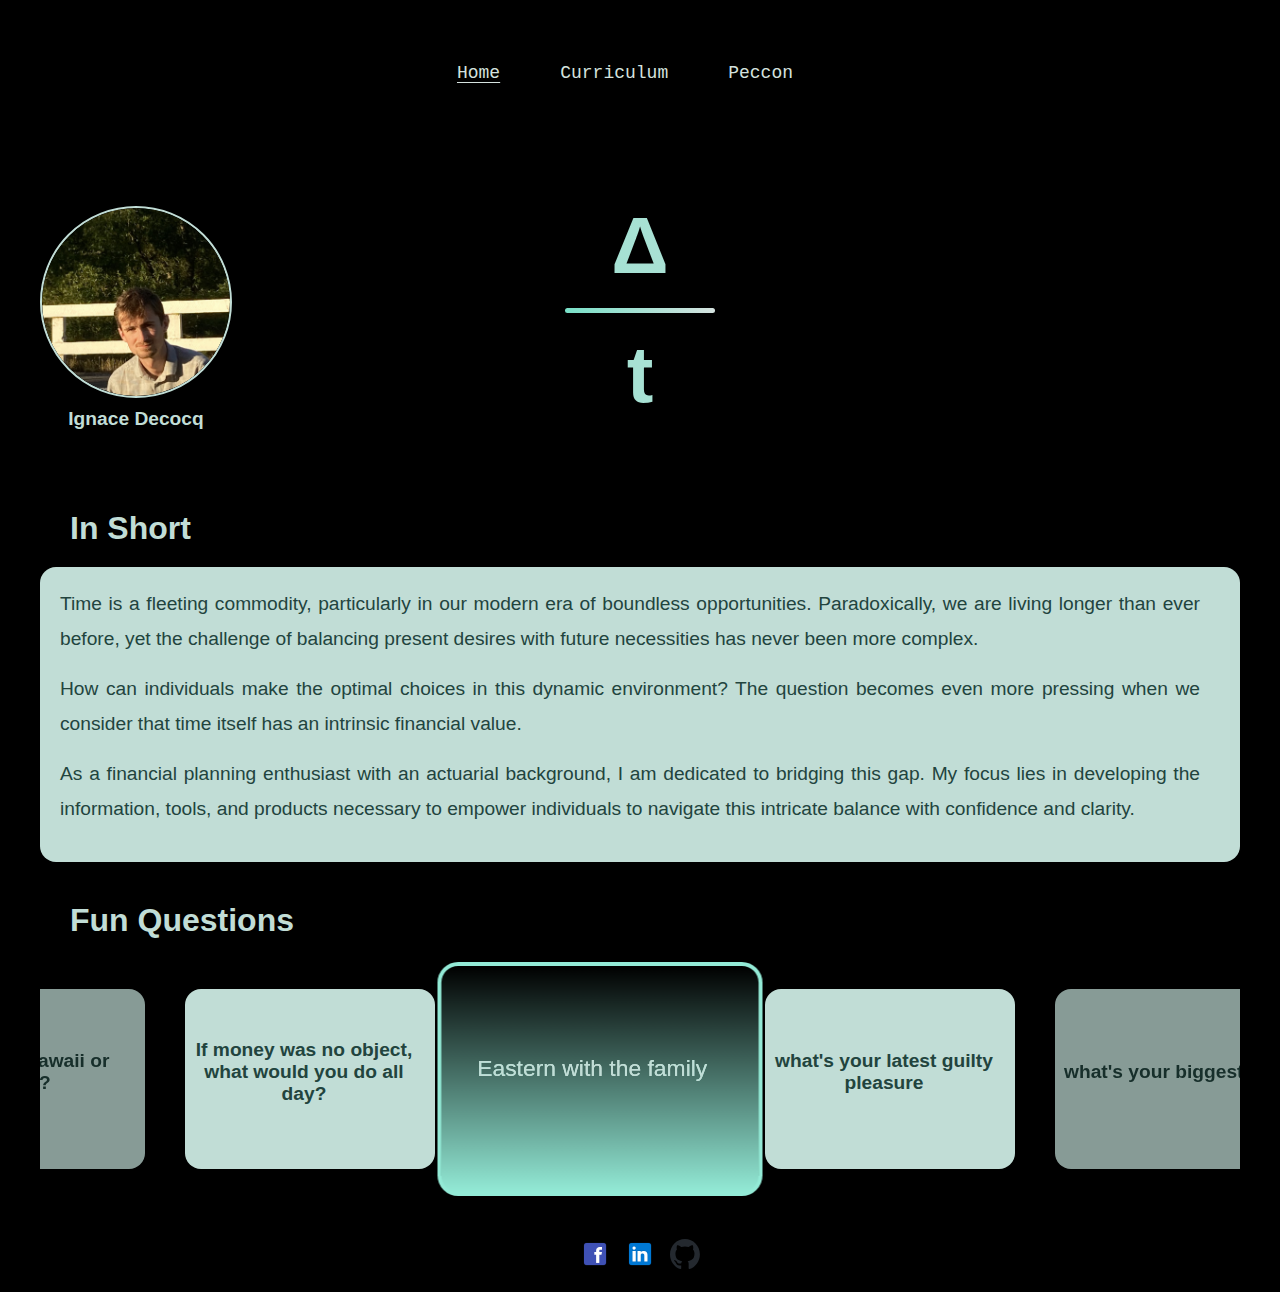
<file: public/welcome.html>
<!DOCTYPE html>
<html lang="en">

<head>
  <meta charset="utf-8">
  <meta http-equiv="X-UA-Compatible" content="IE=edge">
  <meta name="viewport" content="width=device-width, initial-scale=1">
  <title>Portfolio - Ignace Decocq</title>

  <!-- Favicon -->
  <link rel="icon" href="img/favicon.svg">
  <!-- Stylesheet -->
  <link href="css/styles/styleHome.css" rel="stylesheet">
</head>

<body id="page-top" data-spy="scroll" data-target=".side-menu">

  <header class="header">
    <nav class="menu-container" aria-label="Main Navigation">
      <ul class="menu">
        <li><a href="welcome.html">Home</a></li>
        <li><a href="resume.html">Curriculum</a></li>
        <li><a href="project.html">Peccon</a></li>
      </ul>
    </nav>
  </header>

  <main class="page">
    <section class="background-picture">
      <div class="container">
        <div class="delta" id="delta">Δ</div>
        <div class="division-line"></div>
        <div class="time" id="time">t</div>
      </div>
      <div class="profile-picture-container">
        <div class="profile-picture">
          <img src="img/profilePic.jpg" alt="Profile Picture">
        </div>
        <p class="profile-description">Ignace Decocq</p>
      </div>
    </div>
    </section>

    <section class="story">
      <h1 class="subtitles-short">In Short</h1>
      <div class="story-text">
        <p>Time is a fleeting commodity, particularly in our modern era of boundless opportunities. Paradoxically, we
          are living longer than ever before, yet the challenge of balancing present desires with future necessities has
          never been more complex.</p>
        <p>How can individuals make the optimal choices in this dynamic environment? The question becomes even more
          pressing when we consider that time itself has an intrinsic financial value.</p>
        <p>As a financial planning enthusiast with an actuarial background, I am dedicated to bridging this gap. My
          focus lies in developing the information, tools, and products necessary to empower individuals to navigate
          this intricate balance with confidence and clarity.</p>
      </div>

      <h1 class="subtitles-questions"> Fun Questions</h1>
        </h1>
        <div class="marquee">
          <div class="panel">
            <div class="box">
              <p class="question">vacation in Hawaii or Alaska?</p>
              <p class="answer">surf vacation  on Hawaii</p>
            </div>
            <div class="box">
              <p class="question"> If money was no object, what would you do all day?</p>
              <p class="answer">exploring the world, working on my peccon project, and giving back to the
                community</p>
            </div>
            <div class="box">
              <p class="question">What's your favorite holiday?</p>
              <p class="answer">Eastern with the family</p>
            </div>
            <div class="box">
              <p class="question">what's your latest guilty pleasure</p>
              <p class="answer">serie called solo leveling</p>
            </div>
            <div class="box">
              <p class="question">what's your biggest fear</p>
              <p class="answer">heights</p>
            </div>
            <div class="box">
              <p class="question">Who would you choose if you could be friends with a fictional character?</p>
              <p class="answer">gandalf the grey</p>
            </div>
            <div class="box">
              <p class="question">What’s one thing that motivates you at work? </p>
              <p class="answer">my colleagues and the environment at work </p>
            </div>
            <div class="box">
              <p class="question">Do you have any tips for time management?</p>
              <p class="answer">just do it </p>
            </div>
            <div class="box">
              <p class="question">What book or movie left a lasting impression on you?</p>
              <p class="answer">Capital in the 21st Century of Thomas Pickety</p>
            </div>
            <div class="box">
              <p class="question"> Who do you look up to?</p>
              <p class="answer">my brother</p>
            </div>
            <div class="box">
              <p class="question">What’s your definition of a fulfilling life?</p>
              <p class="answer">A life with purpose that is filled wih shared happines</p>
            </div>
            <div class="box">
              <p class="question">What’s your dream job?</p>
              <p class="answer">getting paid to work on my peccon project</p>
            </div>
          </div>
        </div>
    </section>

    <script>
      const boxes = document.querySelectorAll('.box');
      const panel = document.querySelector('.panel');
      let currentIndex = 2; // Start with Box 2 selected (index 2)
      let autoSelectInterval;
      let isHovered = false;

      function getWrappedIndex(index) {
        return (index + boxes.length) % boxes.length; // Ensure indices wrap correctly
      }

      function updateSelectedBox() {
        // Update each box’s visibility and state based on the current index
        boxes.forEach((box, index) => {
          box.classList.remove('selected', 'fade');
          box.style.opacity = '0'; // Default: hide non-adjacent boxes
      
          if (index === currentIndex) {
            box.classList.add('selected');
            box.style.opacity = '1'; // Selected box fully visible
          } else if (
            index === getWrappedIndex(currentIndex - 1) ||
            index === getWrappedIndex(currentIndex + 1)
          ) {
            box.classList.add('fade');
            box.style.opacity = '1'; // Immediate adjacent boxes visible
          } else if (
            index === getWrappedIndex(currentIndex - 2) ||
            index === getWrappedIndex(currentIndex + 2)
          ) {
            box.classList.add('fade');
            box.style.opacity = '0.7'; // Further away boxes slightly faded
          }
        });
      
        // Get the currently selected box (use untransformed dimensions)
        const selectedBox = boxes[currentIndex];
        // offsetLeft returns the left position relative to the panel
        const boxWidth = selectedBox.offsetWidth;
        const selectedBoxCenter = selectedBox.offsetLeft + boxWidth / 2;
      
        // Get the container (marquee) width
        const container = document.querySelector('.marquee');
        const containerWidth = container.offsetWidth;
      
        // Calculate the translation needed so that the selected box's center
        // aligns with the center of the container.
        const desiredTranslateX = containerWidth / 2 - selectedBoxCenter;
      
        // Apply the transformation to the panel (ensure a CSS transition is set for smoothness)
        panel.style.transform = `translateX(${desiredTranslateX}px)`;
      }


      function moveToNextBox() {
        currentIndex = getWrappedIndex(currentIndex + 1); // Loop back to the beginning after the last box
        updateSelectedBox();
      }

      // Handle user click to select a box
      boxes.forEach((box, index) => {
        box.addEventListener('click', () => {
          currentIndex = index; // Update selection when clicked
          updateSelectedBox();
          resetAutoSelect(); // Reset auto select when user clicks
        });
      });

      // Pause auto selection when mouse is hovering over the panel
      panel.addEventListener('mouseenter', () => {
        isHovered = true;
        resetAutoSelect(); // Stop automatic box selection on hover
      });

      panel.addEventListener('mouseleave', () => {
        isHovered = false;
        startAutoSelect(); // Resume automatic box selection when mouse leaves
      });

      function startAutoSelect() {
        if (!autoSelectInterval && !isHovered) {
          autoSelectInterval = setInterval(() => {
            moveToNextBox();
          }, 7000); // Select the next box every 7 seconds
        }
      }

      function resetAutoSelect() {
        clearInterval(autoSelectInterval);
        autoSelectInterval = null;
      }

      // Initialize the panel to loop the boxes and center the selected box
      updateSelectedBox(); // Ensure the first box is selected on load
      startAutoSelect();
    </script>
  </main>

  <footer class="footer">
    <div class="socials">
      <div class="socials-icon">
        <a href="https://www.facebook.com/" aria-label="Facebook"><img src="img/socials/facebook.png"
            alt="Facebook"></a>
      </div>
      <div class="socials-icon">
        <a href="https://www.linkedin.com/in/ignace-decocq-7a47472aa/" aria-label="LinkedIn"><img src="img/socials/linkedin.png"
            alt="LinkedIn"></a>
      </div>
      <div class="socials-icon">
        <a href="https://github.com/korilium" aria-label="GitHub"><img src="img/socials/github.svg" alt="GitHub"></a>
      </div>
    </div>
  </footer>

</body>

</html>
</file>
<file: css/styles/styleHome.css>
@import url("style.css");


.menu a[href="welcome.html"] {
    text-decoration: underline; /* Underline the Home link */
    text-underline-offset: 4px; /* Add some space between the text and the underline */
}




  
.container {
    padding-top: 5%; /* Space between the top of the page and the content */
    text-align: center;
    position: relative;
    font-size: 3rem; /* Adjusted for better scaling */
    margin: 0 auto;
    min-height: 300px;
  }
  
  /* Delta and Time Styling */
  .delta, .time {
    font-size: 5rem; /* Scalable and consistent unit */
    font-family: Arial, Helvetica, sans-serif;
    font-weight: bold;
    color: transparent; /* Make the text itself invisible */
    background: linear-gradient(90deg, #79e0c8, #D5E2DF, #93EAD6); /* Gradient glow */
    background-size: 200% auto; /* Double the size for animation */
    background-clip: text; /* Clip the gradient to the text */
    text-fill-color: transparent; /* Ensure text color is transparent */
    animation: flowGlow 20s linear infinite; /* Continuous flowing animation */
  }
  
  /* Division Line Styling */
  .division-line {
    width: 150px;
    height: 5px;
    background: linear-gradient(90deg, #79e0c8, #D5E2DF, #93EAD6);
    background-size: 200% auto;
    margin: 1rem auto;
    border-radius: 10px; /* Smooth edges for the line */
    animation: flowGlow 20s linear infinite; /* Sync with text animation */
    /*box-shadow: 0 0 15px #D5E2DF, 0 0 10px #93EAD6; /* Subtle glow effect */
  }
  
  /* Flowing Glow Animation */
  @keyframes flowGlow {
    0% {
      background-position: 200% 0;
    }
    100% {
      background-position: -200% 0;
    }
  }
  
  /* Hover Glow Effect */
  .delta:hover, .time:hover {
    animation: flowHover 20s ease-in-out infinite;
  }
  
  @keyframes flowHover {
    0% {
      background-position: 150% 0;
    }
    50% {
      background-position: 0% 0;
    }
    100% {
      background-position: -150% 0;
    }
  }
.background-picture {
    position: relative; /* Ensure the background image container is positioned relative */
    padding-bottom: 10%;
    top: 0;
    left: 0;
    width: 100%;
    height: auto;
    max-height: 350px; /* Ensure the background image respects the max height */
    overflow: hidden; /* Prevent overflow of child elements *//* Ensure the background image respects the max height */
    z-index: 1; /* Ensure the background image is behind the profile picture */
}



.background-picture img {
  
    width: 100%;
    height: auto;
    max-height: 350px; /* Ensure the image height maxes out at 250px */
    object-fit: cover;
}

.profile-picture-container {
  display: flex; /* Flexbox for consistent alignment */
  flex-direction: column; /* Stack the description below the picture */
  align-items: center; /* Center-align the picture and text */
  position: absolute;
  bottom: 20px; /* Position relative to the background */
  left: 20px; /* Position relative to the background */
  z-index: 4; /* Ensure it appears above other elements */
}

.profile-picture {
  border-radius: 50%; /* Keep the circular shape */
  overflow: hidden; /* Ensure the image stays within the circular boundary */
  width: 15vw; /* Use viewport width for responsiveness */
  height: 15vw; /* Maintain a perfect square for circular cropping */
  max-width: 250px; /* Set a maximum size for larger screens */
  max-height: 250px; /* Maintain a consistent aspect ratio */
  min-width: 80px; /* Set a minimum size for smaller screens */
  min-height: 80px; /* Maintain the aspect ratio */
  border: 2px solid #c1ddd6; /* Add a border for emphasis */
  display: flex; /* Flexbox ensures the content inside aligns correctly */
  align-items: center; /* Center the image vertically */
  justify-content: center; /* Center the image horizontally */
  background-color: #000; /* Fallback background color to avoid blank areas */
  z-index: 4; /* Ensure it appears above other elements */
}

.profile-picture img {
  width: 100%; /* Ensure the image fills the container */
  height: 100%; /* Ensure the image fills the container */
  border-radius: 50%; /* Creates the circular effect */
  object-fit: cover; /* Ensures the image is cropped perfectly to fill the circle */
  object-position: center; /* Centers the image content within the circle */
  display: block; /* Removes inline-block spacing issues */
}

.profile-description {
  margin-top: 10px; /* Spacing between the image and text */
  font-size: 1rem; /* Set a responsive font size */
  color: #c1ddd6; /* Text color */
  text-align: center; /* Center the text under the picture */
  font-weight: bold; /* Make the text bold */
}

.story {
    padding: 20px;
}

.story p {
    padding-right: 20px;
}

.story h1 {
    padding-top: 40px; /* Adds padding between the title and the background image */
    padding-bottom: 20px; /* Adds padding between the title and the content */
    padding-left: 30px; /* Adds padding between the title and the left side */
    font-size: 2rem; /* Adjusted for better scaling */
}

.story-text {
  font-family: Arial, Helvetica, sans-serif; /* Ensure consistent font with other elements */
  font-size: 1rem; /* Match a readable font size */
  line-height: 1.8; /* Improve text spacing for readability */
  color: #22443e; /* Ensure text is visible */
  padding: 20px; /* Maintain consistent padding */
  background-color: #c1ddd6;
  border-radius: 16px; /* Match the rounded corners */
  box-shadow: 0 4px 6px rgba(0, 0, 0, 0.1); /* Subtle shadow for depth */
  text-align: center; /* Keep text alignment consistent */
}

.story-text p {
  margin-bottom: 1rem; /* Spacing between paragraphs */
  word-wrap: break-word; /* Break long words for proper wrapping */
  word-break: break-word; /* Ensure proper wrapping for lengthy text */
  background-color: transparent; 
}

.marquee {
  display: flex;
  justify-content: center;  /* Center the panel inside the marquee */
  align-items: center;
  width: 100%;
  overflow-x: hidden;  /* Enable horizontal scrolling if necessary */
  padding: 20px;  /* Optional: adds spacing around the boxes */
  box-sizing: border-box;
}


.panel {
  display: flex;
  flex-wrap: nowrap; /* Prevent wrapping, keep all boxes in one line */
  justify-content: flex-center; /* Align boxes to the left */
  align-items: center;
  gap: 20px; /* Space between boxes */
  width: 100%;
  max-width: 100%; /* Ensure it doesn’t stretch beyond the screen width */
  margin: 0 auto; /* Center the panel */
  transition: transform 0.3s ease;
}

.box {
  flex: 0 0 auto; /* Do not shrink or grow, maintain original size */
  width: calc(20vw); /* Width is set to 20% of the viewport width */
  max-width: 250px; /* Set max width to avoid boxes getting too large */
  min-width: 180px; /* Set a minimum width for boxes */
  background-color: #c1ddd6;
  border-radius: 16px;
  height: 180px; /* Fixed height for boxes */
  display: flex;
  justify-content: center;
  align-items: center;
  margin: 10px;
  position: relative;
  transition: transform 0.3s ease-in-out, border 0.3s ease-in-out;
  text-align: center;
  cursor: pointer;
  padding: 10px; /* Padding for better content spacing */
}
.box.selected {
  border: 3px solid #93EAD6;
  transform: scale(1.3); /* Make selected box larger */
  background: linear-gradient(180deg, transparent, #93EAD6);
}
.box.fade {
  opacity: 0.7; /* Fade out the second box before and after */
}

.box:hover {
  transform: scale(1.15);
}


.question {
  background-color: #c1ddd6;
  color: #22443e; /* Ensure text is visible */
  font-size: 1.2rem;
  font-weight: bold;
  margin: 0;
  padding: 8px;
  position: absolute;
  text-align: center;
  opacity: 1;
  white-space: normal; /* Allow text to wrap */
  word-wrap: break-word; /* Break long words */
  word-break: break-word; /* Ensure proper wrapping for very long words */
  transition: opacity 0.3s ease-in-out;
}

/* Styling for answer text */
.answer {
  font-size: 1.1rem;
  font-weight: 500;
  margin: 0;
  padding: 8px;
  position: absolute;
  text-align: center;
  background: linear-gradient(90deg, #93EAD6, #D5E2DF, #93EAD6);
  -webkit-background-clip: text;
  color: #D5E2DF,; /* Ensure text is initially invisible */
  white-space: normal; /* Allow text to wrap */
  word-wrap: break-word; /* Break long words */
  word-break: break-word; /* Ensure proper wrapping for very long words */
  opacity: 0; /* Initially hidden */
  transition: opacity 0.3s ease-in-out, color 0.3s ease-in-out;
}

/* Selected box styling */
.box.selected .question {
  opacity: 0; /* Hide the question when selected */
}

.box.selected .answer {
  opacity: 1; /* Show the answer when selected */
}
</file>
<file: css/styles/styleBlog.css>
@import url("style.css");

body {
  display: flex;
  font-family: sans-serif;
  margin: 0;
}

aside {
  width: 220px;
  background: #f5f5f5;
  padding: 1rem;
  border-right: 1px solid #ddd;
  height: 100vh;
  position: sticky;
  top: 0;
}



aside h2 {
  font-size: 1.2rem;
  margin-bottom: 1rem;
}

aside ul {
  list-style: none;
  padding: 0;
}

aside li {
  margin: 0.5rem 0;
}

aside a {
  text-decoration: none;
  color: #333;
}

aside a.current {
  font-weight: bold;
  color: #007acc;
}

main {
  flex: 1;
  padding: 2rem;
}

aside h2 { font-size: 1.2rem; margin-bottom: 1rem; }
aside ul { list-style: none; padding: 0; }
aside li { margin: 0.5rem 0; }
aside a { text-decoration: none; color: #333; }
aside a.current { font-weight: bold; color: #007acc; }

main { flex: 1; padding: 2rem; }


/* Blog content */
/* Blog content inside main */
body.index {
    display: flex;
    flex-direction: column; /* stack header + blog vertically */
    font-family: sans-serif;
    margin: 0;
}



.title-description {
  text-align: left;          /* Center horizontally */    /* Space above and below */
  padding: 4% 4% 5px 5px; 
  padding-left: 4%;            /* Small padding for mobile */
}

.title-description h1 {
  font-size: 2rem;         /* Large title font size */
  margin-bottom: 2%;       /* Space below the title */
}

.description {
  background-color: var(--image-accentcolor); /* match blog cards */
  border-radius: 16px;
  padding: 3%;
  margin: 0 auto 40px auto; /* center and add space below */
  box-shadow: 0 6px 15px rgba(0,0,0,0.1);
  max-width: 1200px; /* align with grid max width */
  line-height: 1.6;
  color: var(--text-colorBox); 
  font-size: 1.1rem;
  transition: transform 0.3s ease;
  text-align: center; /* Center text */
}
/* blog posts overview */

/* Blog overview container */
.blog-overview {
  display: grid;
  grid-template-columns: repeat(auto-fit, minmax(280px, 1fr));
  grid-auto-rows: minmax(auto, auto); /* each row height grows with content */
  gap: 2rem;
  padding: 2rem;
    min-height: auto;  /* grow to fit all rows */
}
.blog-card-link {
  text-decoration: none;  /* remove underline */
  color: inherit;         /* inherit text color */
  display: block;         /* ensure block for the card */
}
/* Individual blog card */
.blog-card {
  background-color: var(--image-accentcolor);
  border-radius: 16px;
  overflow: hidden;
  box-shadow: 0 6px 15px rgba(0,0,0,0.1);
  transition: transform 0.3s ease, box-shadow 0.3s ease;
  display: flex;
  flex-direction: column;
  cursor: pointer;
    /* Ensure card height fits content */
  height: auto;      
  max-height: none;  /* remove restrictive max-height */

}

/* Hover effect for card */
.blog-card:hover {
  transform: translateY(-5px) scale(1.02);
  box-shadow: 0 12px 25px rgba(0,0,0,0.2);
}


/* Blog content */
.blog-content {
  padding: 15px;
  display: flex;
  flex-direction: column;
  flex-grow: 1;
}

/* Title */
.blog-content h3 {
  font-size: 1.4rem;
  font-weight: bold;
  margin-bottom: 10px;
  background:       var(--image-darkcolor) 0%;
  background-clip: text;
  -webkit-background-clip: text;
  color: transparent;
}

/* Excerpt text */
.blog-content p {
  font-size: 1rem;
  line-height: 1.6;
  color: var(--text-colorBox);
  flex-grow: 1;
}

/* Meta info */
.blog-content .meta {
  font-size: 0.85rem;
  color: var(--image-lightcolor);
  margin-top: 8px;
}

/* Read more link */
.blog-content .read-more {
  text-decoration: none;
  font-weight: bold;
  color: var(--link-color);
  margin-top: 10px;
  transition: color 0.3s ease;
}

.blog-content .read-more:hover {
  color: var(--link-hover);
}
</file>
<file: css/styles/styleProject.css>
@import url("style.css");



.menu a[href="project.html"] {
    text-decoration: underline;
    /* Underline the Home link */
    text-underline-offset: 4px;
    /* Add some space between the text and the underline */
}


.title {
    font-size: 1.5em;
    text-align: center;
    margin-top: 20px;
    /* Darker color for better contrast */
    margin-bottom: 5%;
    /* Add some space between the header and the menu */
}

.grid {
    display: grid;
    grid-template-columns: 20% 1fr;
    /* Four equal columns */
    gap: 20px;
    /* Space between grid items */
    margin-top: 20px;
    /* Space above the grid */
    width: 100%;
    /* Full width of the container */
}

/* FullLogoContainer section below title */
.FullLogoContainer {
    display: flex;
    justify-content: center;
    align-items: center;
    margin-top: 20px;
    grid-column-start: 1;
    /* Start from the first column */
    grid-column-end: 2;
    /* Span all four columns */
}

/* FullLogoImage */
.FullLogoImage {
    width: 100%;
    /* Default width for larger screens */
    height: 100%;
    max-width: 100%;
    /* Maximum width for the image */
    display: block;
    /* Ensure it's a block element for centering */
}

/* FullLogoDescription */
.FullLogoContainer2 {
    display: flex;
    /* Use flexbox to place dots and description side by side */
    justify-content: flex-start;
    /* Ensure enough space between the two elements */
    align-items: center;
    /* Vertically center the items */
    margin-top: 20px;
    /* Ensure it's a block element for centering */
}

.dots {
    display: flex;
    justify-content: center;
    align-items: center;
    width: 30%;
    /* Width of the dots section */
    height: 100%;
    /* Full height */
    font-size: 3em;
    /* Make dots large */
    color: #D5E2DF;
    /* Dot color */
    margin-right: 20px;
    /* Space between dots and description */
    margin-bottom: 7%;
}

/* Create big dots */
.dots::before {
    /* Add the dots */
    font-size: 2em;
    /* Make the dots larger */
    color: #D5E2DF;
    /* Dot color */
    position: relative;
    left: 40%;
    /* Center the dots */
    transform: translateX(-50%);
    /* Adjust for centering */
}

/* Full Description Styling */
.descriptionFull {
    width: 65%;
    /* Adjust width of the description section */
    font-size: 1.2em;
    /* Text size */
    text-align: center;
    /* Align text to the left */
    border-radius: 8px;
    background-color: #c1ddd6;
    color: #22443e;
    /* Ensure text is visible */
    box-shadow: 0 0 10px rgba(0, 0, 0, 0.1);
    font-size: 1rem;
    padding: 20px;
}



.connector1 {
    display: flex;
    flex-direction: column;
    /* Stack the vertical line and the horizontal lines */
    align-items: center;
    /* Center the lines horizontally */
    position: relative;
    height: 88%;
    /* Occupy full height of the parent container */
    width: 1%;
    /* Thickness of the vertical line */
    background-color: #000000;
    /* Color of the vertical line */
    grid-column-start: 1;
    grid-row-start: 2;
    grid-row-end: 6;
    /* Span all four rows */
    margin-left: 50%;
}

.vertical-line {
    position: relative;
    width: 16%;
    height: 100%;
    background-color: rgba(69, 126, 113, 0.192);
}

.pulse {
    position: absolute;
    width: 2px;
    /* Size of the pulse */
    height: 2px;
    background-color: #79e0c8;
    box-shadow: #c1ddd6 0 0 0 0px #79e0c8;
    /* Pulse color */
    border-radius: 50%;
    transform: scale(1);
    animation: pulse-move 10s linear infinite;
    /* Infinite loop */
}

.secondary-pulse1 {
    position: absolute;
    width: 2px;
    /* Size of the secondary pulse */
    height: 2px;
    background-color: #79e0c8;
    /* Secondary pulse color */
    border-radius: 50%;
    opacity: 0;
    /* Initially invisible */
    animation: secondary-pulse 10s linear infinite;
    ;
    animation-delay: 1s;
    z-index: 5;
}

@keyframes secondary-pulse {
    0% {
        left: 0;
        transform: scale(0.5);
        opacity: 1;
    }

    100% {
        left: 100%;
        transform: scale(2);
        opacity: 0;
    }
}

.secondary-pulse2 {
    position: absolute;
    width: 2px;
    /* Size of the secondary pulse */
    height: 2px;
    background-color: #79e0c8;
    /* Secondary pulse color */
    border-radius: 50%;
    opacity: 0;
    /* Initially invisible */
    animation: secondary-pulse 10s linear infinite;
    ;
    animation-delay: 3s;
    z-index: 5;
}



.secondary-pulse3 {
    position: absolute;
    width: 2px;
    /* Size of the secondary pulse */
    height: 2px;
    background-color: #79e0c8;
    /* Secondary pulse color */
    border-radius: 50%;
    opacity: 0;
    /* Initially invisible */
    animation: secondary-pulse 10s linear infinite;
    ;
    animation-delay: 6s;
    z-index: 5;
}


.secondary-pulse4 {
    position: absolute;
    width: 2px;
    /* Size of the secondary pulse */
    height: 2px;
    background-color: #79e0c8;
    /* Secondary pulse color */
    border-radius: 50%;
    opacity: 0;
    /* Initially invisible */
    animation: secondary-pulse 10s linear infinite;
    ;
    animation-delay: 9s;
    z-index: 5;
}


/* Animation for pulse */
@keyframes secondary-pulse  {
    0% {
        left: 0;
        /* Start at the top */
        /* Fully visible */
        transform: scale(1);
        /* Normal size */
        box-shadow: 0 0 0 2px rgba(121, 222, 200, 0.5);
    }

    10% {
        left: 10%;
        /* Slightly faded */
        transform: scale(0.90);
        /* Bigger size */
        box-shadow: 0 0 0 2px rgba(121, 222, 200, 0.5);
    }



    20% {
        left: 20%;
        /* Slightly faded */
        transform: scale(1);
        /* Bigger size */
        box-shadow: 0 0 0 0px rgba(121, 222, 200, 0.5);
    }


    30% {
        left: 30%;
        /* Slightly faded */
        transform: scale(0.9);
        /* Bigger size */
        box-shadow: 0 0 0 2px rgba(121, 222, 200, 0.5);
    }


    40% {
        left: 40%;
        /* Slightly faded */
        transform: scale(1);
        /* Bigger size */
        box-shadow: 0 0 0 0px rgba(121, 222, 200, 0.5);
    }


    50% {
        left: 50%;
        /* Fully visible */
        transform: scale(0.9);
        /* Normal size */
        box-shadow: 0 0 0 2px rgba(121, 222, 200, 0.5);
    }

    60% {
        left: 60%;
        /* Slightly faded */
        transform: scale(1);
        /* Bigger size */
        box-shadow: 0 0 0 0px rgba(121, 222, 200, 0.5);
    }



    70% {
        left: 70%;

        /* Slightly faded */
        transform: scale(0.9);
        /* Bigger size */
        box-shadow: 0 0 0 2px rgba(121, 222, 200, 0.5);
    }



    80% {
        left: 80%;
        /* Slightly faded */
        transform: scale(1);
        /* Bigger size */
        box-shadow: 0 0 0 0px rgba(121, 222, 200, 0.5);
    }


    90% {
        left: 90%;
        /* Slightly faded */
        transform: scale(0.9);
        /* Bigger size */
        box-shadow: 0 0 0 2px rgba(121, 222, 200, 0.5);
    }



    100% {
        left: 100%;
        /* End at the bottom */
        opacity: 1;
        /* Disappear */
        transform: scale(1);
        /* Normal size */
        box-shadow: 0 0 0 0px rgba(121, 222, 200, 0.5);
    }
}


/* Animation for pulse */
@keyframes pulse-move {
    0% {
        top: 0;
        /* Start at the top */
        /* Fully visible */
        transform: scale(1);
        /* Normal size */
        box-shadow: 0 0 0 0px rgba(121, 222, 200, 0.5);
    }

    10% {
        top: 10%;
        /* Slightly faded */
        transform: scale(0.90);
        /* Bigger size */
        box-shadow: 0 0 0 2px rgba(121, 222, 200, 0.5);
    }



    20% {
        top: 20%;
        /* Slightly faded */
        transform: scale(1);
        /* Bigger size */
        box-shadow: 0 0 0 0px rgba(121, 222, 200, 0.5);
    }


    30% {
        top: 30%;
        /* Slightly faded */
        transform: scale(0.9);
        /* Bigger size */
        box-shadow: 0 0 0 2px rgba(121, 222, 200, 0.5);
    }


    40% {
        top: 40%;
        /* Slightly faded */
        transform: scale(1);
        /* Bigger size */
        box-shadow: 0 0 0 0px rgba(121, 222, 200, 0.5);
    }


    50% {
        top: 50%;
        /* Fully visible */
        transform: scale(0.9);
        /* Normal size */
        box-shadow: 0 0 0 2px rgba(121, 222, 200, 0.5);
    }

    60% {
        top: 60%;
        /* Slightly faded */
        transform: scale(1);
        /* Bigger size */
        box-shadow: 0 0 0 0px rgba(121, 222, 200, 0.5);
    }



    70% {
        top: 70%;

        /* Slightly faded */
        transform: scale(0.9);
        /* Bigger size */
        box-shadow: 0 0 0 2px rgba(121, 222, 200, 0.5);
    }



    80% {
        top: 80%;
        /* Slightly faded */
        transform: scale(1);
        /* Bigger size */
        box-shadow: 0 0 0 0px rgba(121, 222, 200, 0.5);
    }


    90% {
        top: 90%;
        /* Slightly faded */
        transform: scale(0.9);
        /* Bigger size */
        box-shadow: 0 0 0 2px rgba(121, 222, 200, 0.5);
    }



    100% {
        top: 100%;
        /* End at the bottom */
        opacity: 1;
        /* Disappear */
        transform: scale(1);
        /* Normal size */
        box-shadow: 0 0 0 0px rgba(121, 222, 200, 0.5);
    }
}




.horizontal-line {
    position: absolute;
    width: 8000%;
    /* Length of the horizontal lines */
    height: 0.1%;
    /* Line thickness */
    background-color: rgba(69, 126, 113, 0.192);
}

/* Positioning Individual Horizontal Lines */
.horizontal-line:nth-child(1) {
    top: 15%;
    /* Connect to the first logo */
    left: 50%;
}

.horizontal-line:nth-child(2) {
    top: 40%;
    /* Connect to the second logo */
    left: 50%;
}

.horizontal-line:nth-child(3) {
    top: 70%;
    /* Connect to the third logo */
    left: 50%;
}

.horizontal-line:nth-child(4) {
    top: 100%;
    /* Connect to the fourth logo */
    left: 50%;
}




.logoContainer {
    display: flex;
    /* Use flexbox to place dots and description side by side */
    justify-content: flex-start;
    /* Ensure enough space between the two elements */
    width: 100%;
    /* Full width of the container */
    gap: 20px;
    /* Space between logo and description */

}



.Logo {
    display: flex;
    justify-content: center;
    align-items: center;
    width: 40%;
    /* Full width of the container */
    height: 100%;
    max-width: 100%;
    /* Adjust the max-width as needed */
    margin-top: 20px;
    /* Space above the logo */
    grid-column-start: 1;
    /* Start from the first column */
    grid-column-end: 2;
    /* Span all four columns */
}

.LogoImage {
    display: flex;
    position: relative;
    width: 60%;
    height: 100%;
    max-width: 100%;
    /* Adjust the max-width as needed */
    margin-left: 30%;
    margin-bottom: 10%;
    display: block;
    /* Ensure it's a block element for centering */
}

.LogoDescription {
    margin-top: 8%;
    width: 80%;
    /* Adjust the width as needed */
    height: 50%;
    max-width: none;
    /* Remove any maximum width constraints */
    display: flex;
    /* Enable Flexbox */
    justify-content: center;
    /* Horizontally center the text */
    align-items: center;
    /* Vertically center the text */
    text-align: left;
    /* Center the text inside the container */
    position: relative;
    /* Ensures the text is centered inside the element */
    border-radius: 8px;
    background-color: #c1ddd6;
    color: #22443e;
    /* Ensure text is visible */
    box-shadow: 0 0 10px rgba(0, 0, 0, 0.1);
    font-size: 1rem;
    padding: 20px;
}
</file>
<file: css/styles/styleResume.css>
@import url("style.css");


.menu a[href="resume.html"] {
    text-decoration: underline; /* Underline the Home link */
    text-underline-offset: 4px; /* Add some space between the text and the underline */
}

.resume{
  margin-left: 10%;
  width: 80%;
  justify-content: center;

}

.resume-title { 
    font-size: 2.5em; /* Adjusted for better scaling */
    margin-top: 2.5%; /* Space above the title */
    margin-bottom: 5%; /* Add some space between the header and the menu */
    text-align: center;
  }

.subtitle {
    font-size: 1.5rem; /* Adjusted for better scaling */
    margin-bottom: 1rem; /* Add some space between the header and the menu */
}


.subtitle {
  font-size: 1.5rem;
  margin-top: 1%;
}

/* Timeline Container */
.timeline-container {
  display: flex;
  flex-direction: column;
  gap: 40px;
  position: relative;
}

/* Timeline Item */
.timeline-item {
  position: relative;
  padding-left: 40px;
}

.timeline-line {
  position: absolute;
  left: 20px;
  top: 0;
  bottom: 0;
  width: 3px;
  background-color: #93EAD6;
  animation: pulse 5s infinite;
}

.timeline-content {
  background-color: #c1ddd6;
  color: #22443e; /* Ensure text is visible */
  padding: 20px;
  border-radius: 8px;
  box-shadow: 0 0 10px rgba(0, 0, 0, 0.1);
  font-size: 1rem;
  list-style-type: disc;
}

.timeline-content ul {
  margin-top: 10px;
  padding-left: 3%;
  position: relative;
  list-style-type: disc;
}

.timeline-content ul li {
  margin-bottom: 16px;
  display: flex;
  justify-content: space-between;
  align-items: center;
  list-style-type: disc;
}

.point-title {
  max-width: 70%;
  text-align: left;
}

.date {
  font-size: 0.9rem;
  white-space: nowrap;
  text-align: right;
}
/* Pulse Effect */
@keyframes pulse {
  0% {
    background-color: #93EAD6;
  }
  50% {
    background-color: #D5E2DF;
  }
  100% {
    background-color: #79e0c8;
  }
}
</file>
<file: public/css/styles/styleProject.css>
@import url("style.css");



.menu a[href="project.html"] {
    text-decoration: underline;
    /* Underline the Home link */
    text-underline-offset: 4px;
    /* Add some space between the text and the underline */
}


.title {
    font-size: 1.5em;
    text-align: center;
    margin-top: 20px;
    /* Darker color for better contrast */
    margin-bottom: 5%;
    /* Add some space between the header and the menu */
}

.grid {
    display: grid;
    grid-template-columns: 20% 1fr;
    /* Four equal columns */
    gap: 20px;
    /* Space between grid items */
    margin-top: 20px;
    /* Space above the grid */
    width: 100%;
    /* Full width of the container */
}

/* FullLogoContainer section below title */
.FullLogoContainer {
    display: flex;
    justify-content: center;
    align-items: center;
    margin-top: 20px;
    grid-column-start: 1;
    /* Start from the first column */
    grid-column-end: 2;
    /* Span all four columns */
}

/* FullLogoImage */
.FullLogoImage {
    width: 100%;
    /* Default width for larger screens */
    height: 100%;
    max-width: 100%;
    /* Maximum width for the image */
    display: block;
    /* Ensure it's a block element for centering */
}

/* FullLogoDescription */
.FullLogoContainer2 {
    display: flex;
    /* Use flexbox to place dots and description side by side */
    justify-content: flex-start;
    /* Ensure enough space between the two elements */
    align-items: center;
    /* Vertically center the items */
    margin-top: 20px;
    /* Ensure it's a block element for centering */
}

.dots {
    display: flex;
    justify-content: center;
    align-items: center;
    width: 30%;
    /* Width of the dots section */
    height: 100%;
    /* Full height */
    font-size: 3em;
    /* Make dots large */
    color: #D5E2DF;
    /* Dot color */
    margin-right: 20px;
    /* Space between dots and description */
    margin-bottom: 7%;
}

/* Create big dots */
.dots::before {
    content: '. . .';
    /* Add the dots */
    font-size: 2em;
    /* Make the dots larger */
    color: #D5E2DF;
    /* Dot color */
    position: relative;
    left: 40%;
    /* Center the dots */
    transform: translateX(-50%);
    /* Adjust for centering */
}

/* Full Description Styling */
.descriptionFull {
    width: 65%;
    /* Adjust width of the description section */
    font-size: 1.2em;
    /* Text size */
    text-align: left;
    /* Align text to the left */
    border-radius: 8px;
    background-color: #c1ddd6;
    color: #22443e;
    /* Ensure text is visible */
    box-shadow: 0 0 10px rgba(0, 0, 0, 0.1);
    font-size: 1rem;
    padding: 20px;
}



.connector1 {
    display: flex;
    flex-direction: column;
    /* Stack the vertical line and the horizontal lines */
    align-items: center;
    /* Center the lines horizontally */
    position: relative;
    height: 88%;
    /* Occupy full height of the parent container */
    width: 1%;
    /* Thickness of the vertical line */
    background-color: #000000;
    /* Color of the vertical line */
    grid-column-start: 1;
    grid-row-start: 2;
    grid-row-end: 6;
    /* Span all four rows */
    margin-left: 50%;
}

.vertical-line {
    position: relative;
    width: 8%;
    height: 100%;
    background-color: rgba(69, 126, 113, 0.192);
}

.pulse {
    position: absolute;
    width: 2px;
    /* Size of the pulse */
    height: 2px;
    background-color: #79e0c8;
    box-shadow: #c1ddd6 0 0 0 0px #79e0c8;
    /* Pulse color */
    border-radius: 50%;
    transform: scale(1);
    animation: pulse-move 10s linear infinite;
    /* Infinite loop */
}

.secondary-pulse1 {
    position: absolute;
    width: 2px;
    /* Size of the secondary pulse */
    height: 2px;
    background-color: #79e0c8;
    /* Secondary pulse color */
    border-radius: 50%;
    opacity: 0;
    /* Initially invisible */
    animation: secondary-pulse 10s linear infinite;
    ;
    animation-delay: 1s;
    z-index: 5;
}

@keyframes secondary-pulse {
    0% {
        left: 0;
        transform: scale(0.5);
        opacity: 1;
    }

    100% {
        left: 100%;
        transform: scale(2);
        opacity: 0;
    }
}

.secondary-pulse2 {
    position: absolute;
    width: 2px;
    /* Size of the secondary pulse */
    height: 2px;
    background-color: #79e0c8;
    /* Secondary pulse color */
    border-radius: 50%;
    opacity: 0;
    /* Initially invisible */
    animation: secondary-pulse 10s linear infinite;
    ;
    animation-delay: 4s;
    z-index: 5;
}



.secondary-pulse3 {
    position: absolute;
    width: 2px;
    /* Size of the secondary pulse */
    height: 2px;
    background-color: #79e0c8;
    /* Secondary pulse color */
    border-radius: 50%;
    opacity: 0;
    /* Initially invisible */
    animation: secondary-pulse 10s linear infinite;
    ;
    animation-delay: 7s;
    z-index: 5;
}


.secondary-pulse4 {
    position: absolute;
    width: 2px;
    /* Size of the secondary pulse */
    height: 2px;
    background-color: #79e0c8;
    /* Secondary pulse color */
    border-radius: 50%;
    opacity: 0;
    /* Initially invisible */
    animation: secondary-pulse 10s linear infinite;
    ;
    animation-delay: 10s;
    z-index: 5;
}


/* Animation for pulse */
@keyframes secondary-pulse  {
    0% {
        left: 0;
        /* Start at the top */
        /* Fully visible */
        transform: scale(1);
        /* Normal size */
        box-shadow: 0 0 0 2px rgba(121, 222, 200, 0.5);
    }

    10% {
        left: 10%;
        /* Slightly faded */
        transform: scale(0.90);
        /* Bigger size */
        box-shadow: 0 0 0 2px rgba(121, 222, 200, 0.5);
    }



    20% {
        left: 20%;
        /* Slightly faded */
        transform: scale(1);
        /* Bigger size */
        box-shadow: 0 0 0 0px rgba(121, 222, 200, 0.5);
    }


    30% {
        left: 30%;
        /* Slightly faded */
        transform: scale(0.9);
        /* Bigger size */
        box-shadow: 0 0 0 2px rgba(121, 222, 200, 0.5);
    }


    40% {
        left: 40%;
        /* Slightly faded */
        transform: scale(1);
        /* Bigger size */
        box-shadow: 0 0 0 0px rgba(121, 222, 200, 0.5);
    }


    50% {
        left: 50%;
        /* Fully visible */
        transform: scale(0.9);
        /* Normal size */
        box-shadow: 0 0 0 2px rgba(121, 222, 200, 0.5);
    }

    60% {
        left: 60%;
        /* Slightly faded */
        transform: scale(1);
        /* Bigger size */
        box-shadow: 0 0 0 0px rgba(121, 222, 200, 0.5);
    }



    70% {
        left: 70%;

        /* Slightly faded */
        transform: scale(0.9);
        /* Bigger size */
        box-shadow: 0 0 0 2px rgba(121, 222, 200, 0.5);
    }



    80% {
        left: 80%;
        /* Slightly faded */
        transform: scale(1);
        /* Bigger size */
        box-shadow: 0 0 0 0px rgba(121, 222, 200, 0.5);
    }


    90% {
        left: 90%;
        /* Slightly faded */
        transform: scale(0.9);
        /* Bigger size */
        box-shadow: 0 0 0 2px rgba(121, 222, 200, 0.5);
    }



    100% {
        left: 100%;
        /* End at the bottom */
        opacity: 1;
        /* Disappear */
        transform: scale(1);
        /* Normal size */
        box-shadow: 0 0 0 0px rgba(121, 222, 200, 0.5);
    }
}


/* Animation for pulse */
@keyframes pulse-move {
    0% {
        top: 0;
        /* Start at the top */
        /* Fully visible */
        transform: scale(1);
        /* Normal size */
        box-shadow: 0 0 0 0px rgba(121, 222, 200, 0.5);
    }

    10% {
        top: 10%;
        /* Slightly faded */
        transform: scale(0.90);
        /* Bigger size */
        box-shadow: 0 0 0 2px rgba(121, 222, 200, 0.5);
    }



    20% {
        top: 20%;
        /* Slightly faded */
        transform: scale(1);
        /* Bigger size */
        box-shadow: 0 0 0 0px rgba(121, 222, 200, 0.5);
    }


    30% {
        top: 30%;
        /* Slightly faded */
        transform: scale(0.9);
        /* Bigger size */
        box-shadow: 0 0 0 2px rgba(121, 222, 200, 0.5);
    }


    40% {
        top: 40%;
        /* Slightly faded */
        transform: scale(1);
        /* Bigger size */
        box-shadow: 0 0 0 0px rgba(121, 222, 200, 0.5);
    }


    50% {
        top: 50%;
        /* Fully visible */
        transform: scale(0.9);
        /* Normal size */
        box-shadow: 0 0 0 2px rgba(121, 222, 200, 0.5);
    }

    60% {
        top: 60%;
        /* Slightly faded */
        transform: scale(1);
        /* Bigger size */
        box-shadow: 0 0 0 0px rgba(121, 222, 200, 0.5);
    }



    70% {
        top: 70%;

        /* Slightly faded */
        transform: scale(0.9);
        /* Bigger size */
        box-shadow: 0 0 0 2px rgba(121, 222, 200, 0.5);
    }



    80% {
        top: 80%;
        /* Slightly faded */
        transform: scale(1);
        /* Bigger size */
        box-shadow: 0 0 0 0px rgba(121, 222, 200, 0.5);
    }


    90% {
        top: 90%;
        /* Slightly faded */
        transform: scale(0.9);
        /* Bigger size */
        box-shadow: 0 0 0 2px rgba(121, 222, 200, 0.5);
    }



    100% {
        top: 100%;
        /* End at the bottom */
        opacity: 1;
        /* Disappear */
        transform: scale(1);
        /* Normal size */
        box-shadow: 0 0 0 0px rgba(121, 222, 200, 0.5);
    }
}




.horizontal-line {
    position: absolute;
    width: 8000%;
    /* Length of the horizontal lines */
    height: 0.1%;
    /* Line thickness */
    background-color: rgba(69, 126, 113, 0.192);
}

/* Positioning Individual Horizontal Lines */
.horizontal-line:nth-child(1) {
    top: 15%;
    /* Connect to the first logo */
    left: 50%;
}

.horizontal-line:nth-child(2) {
    top: 40%;
    /* Connect to the second logo */
    left: 50%;
}

.horizontal-line:nth-child(3) {
    top: 70%;
    /* Connect to the third logo */
    left: 50%;
}

.horizontal-line:nth-child(4) {
    top: 100%;
    /* Connect to the fourth logo */
    left: 50%;
}




.logoContainer {
    display: flex;
    /* Use flexbox to place dots and description side by side */
    justify-content: flex-start;
    /* Ensure enough space between the two elements */
    width: 100%;
    /* Full width of the container */
    gap: 20px;
    /* Space between logo and description */

}



.Logo {
    display: flex;
    justify-content: center;
    align-items: center;
    width: 40%;
    /* Full width of the container */
    height: 100%;
    max-width: 100%;
    /* Adjust the max-width as needed */
    margin-top: 20px;
    /* Space above the logo */
    grid-column-start: 1;
    /* Start from the first column */
    grid-column-end: 2;
    /* Span all four columns */
}

.LogoImage {
    display: flex;
    position: relative;
    width: 60%;
    height: 100%;
    max-width: 100%;
    /* Adjust the max-width as needed */
    margin-left: 30%;
    margin-bottom: 10%;
    display: block;
    /* Ensure it's a block element for centering */
}

.LogoDescription {
    margin-top: 8%;
    width: 80%;
    /* Adjust the width as needed */
    height: 50%;
    max-width: none;
    /* Remove any maximum width constraints */
    display: flex;
    /* Enable Flexbox */
    justify-content: center;
    /* Horizontally center the text */
    align-items: center;
    /* Vertically center the text */
    text-align: left;
    /* Center the text inside the container */
    position: relative;
    /* Ensures the text is centered inside the element */
    border-radius: 8px;
    background-color: #c1ddd6;
    color: #22443e;
    /* Ensure text is visible */
    box-shadow: 0 0 10px rgba(0, 0, 0, 0.1);
    font-size: 1rem;
    padding: 20px;
}
</file>
<file: public/css/styles/styleResume.css>
@import url("style.css");


.menu a[href="resume.html"] {
    text-decoration: underline; /* Underline the Home link */
    text-underline-offset: 4px; /* Add some space between the text and the underline */
}

.resume{
  margin-left: 10%;
  width: 80%;
  justify-content: center;

}

.resume-title { 
    font-size: 2.5em; /* Adjusted for better scaling */
    margin-top: 2.5%; /* Space above the title */
    margin-bottom: 5%; /* Add some space between the header and the menu */
    text-align: center;
  }

.subtitle {
    font-size: 1.5rem; /* Adjusted for better scaling */
    margin-bottom: 1rem; /* Add some space between the header and the menu */
}


.subtitle {
  font-size: 1.5rem;
  margin-top: 1%;
}

/* Timeline Container */
.timeline-container {
  display: flex;
  flex-direction: column;
  gap: 40px;
  position: relative;
}

/* Timeline Item */
.timeline-item {
  position: relative;
  padding-left: 40px;
}

.timeline-line {
  position: absolute;
  left: 20px;
  top: 0;
  bottom: 0;
  width: 3px;
  background-color: #93EAD6;
  animation: pulse 5s infinite;
}

.timeline-content {
  background-color: #c1ddd6;
  color: #22443e; /* Ensure text is visible */
  padding: 20px;
  border-radius: 8px;
  box-shadow: 0 0 10px rgba(0, 0, 0, 0.1);
  font-size: 1rem;
  list-style-type: disc;
}

.timeline-content ul {
  margin-top: 10px;
  padding-left: 3%;
  position: relative;
  list-style-type: disc;
}

.timeline-content ul li {
  margin-bottom: 16px;
  display: flex;
  justify-content: space-between;
  align-items: center;
  list-style-type: disc;
}

.point-title {
  max-width: 70%;
  text-align: left;
}

.date {
  font-size: 0.9rem;
  white-space: nowrap;
  text-align: right;
}
/* Pulse Effect */
@keyframes pulse {
  0% {
    background-color: #93EAD6;
  }
  50% {
    background-color: #D5E2DF;
  }
  100% {
    background-color: #79e0c8;
  }
}
</file>
<file: public/css/styles/styleHome.css>
@import url("style.css");


.menu a[href="welcome.html"] {
    text-decoration: underline; /* Underline the Home link */
    text-underline-offset: 4px; /* Add some space between the text and the underline */
}




  
.container {
    padding-top: 100px;
    text-align: center;
    position: relative;
    font-size: 3rem; /* Adjusted for better scaling */
    margin: 0 auto;
    min-height: 300px;
  }
  
  /* Delta and Time Styling */
  .delta, .time {
    font-size: 5rem; /* Scalable and consistent unit */
    font-family: Arial, Helvetica, sans-serif;
    font-weight: bold;
    color: transparent; /* Make the text itself invisible */
    background: linear-gradient(90deg, #79e0c8, #D5E2DF, #93EAD6); /* Gradient glow */
    background-size: 200% auto; /* Double the size for animation */
    background-clip: text; /* Clip the gradient to the text */
    text-fill-color: transparent; /* Ensure text color is transparent */
    animation: flowGlow 20s linear infinite; /* Continuous flowing animation */
  }
  
  /* Division Line Styling */
  .division-line {
    width: 150px;
    height: 5px;
    background: linear-gradient(90deg, #79e0c8, #D5E2DF, #93EAD6);
    background-size: 200% auto;
    margin: 1rem auto;
    border-radius: 10px; /* Smooth edges for the line */
    animation: flowGlow 20s linear infinite; /* Sync with text animation */
    /*box-shadow: 0 0 15px #D5E2DF, 0 0 10px #93EAD6; /* Subtle glow effect */
  }
  
  /* Flowing Glow Animation */
  @keyframes flowGlow {
    0% {
      background-position: 200% 0;
    }
    100% {
      background-position: -200% 0;
    }
  }
  
  /* Hover Glow Effect */
  .delta:hover, .time:hover {
    animation: flowHover 20s ease-in-out infinite;
  }
  
  @keyframes flowHover {
    0% {
      background-position: 150% 0;
    }
    50% {
      background-position: 0% 0;
    }
    100% {
      background-position: -150% 0;
    }
  }
.background-picture {
    position: relative; /* Ensure the background image container is positioned relative */
    padding-bottom: 10%;
    top: 0;
    left: 0;
    width: 100%;
    height: auto;
    max-height: 350px; /* Ensure the background image respects the max height */
    overflow: hidden; /* Prevent overflow of child elements *//* Ensure the background image respects the max height */
    z-index: 1; /* Ensure the background image is behind the profile picture */
}



.background-picture img {
  
    width: 100%;
    height: auto;
    max-height: 350px; /* Ensure the image height maxes out at 250px */
    object-fit: cover;
}

.profile-picture-container {
  display: flex; /* Flexbox for consistent alignment */
  flex-direction: column; /* Stack the description below the picture */
  align-items: center; /* Center-align the picture and text */
  position: absolute;
  bottom: 20px; /* Position relative to the background */
  left: 20px; /* Position relative to the background */
  z-index: 4; /* Ensure it appears above other elements */
}

.profile-picture {
  border-radius: 50%; /* Keep the circular shape */
  overflow: hidden; /* Ensure the image stays within the circular boundary */
  width: 15vw; /* Use viewport width for responsiveness */
  height: 15vw; /* Maintain a perfect square for circular cropping */
  max-width: 250px; /* Set a maximum size for larger screens */
  max-height: 250px; /* Maintain a consistent aspect ratio */
  min-width: 80px; /* Set a minimum size for smaller screens */
  min-height: 80px; /* Maintain the aspect ratio */
  border: 2px solid #c1ddd6; /* Add a border for emphasis */
  display: flex; /* Flexbox ensures the content inside aligns correctly */
  align-items: center; /* Center the image vertically */
  justify-content: center; /* Center the image horizontally */
  background-color: #000; /* Fallback background color to avoid blank areas */
  z-index: 4; /* Ensure it appears above other elements */
}

.profile-picture img {
  width: 100%; /* Ensure the image fills the container */
  height: 100%; /* Ensure the image fills the container */
  border-radius: 50%; /* Creates the circular effect */
  object-fit: cover; /* Ensures the image is cropped perfectly to fill the circle */
  object-position: center; /* Centers the image content within the circle */
  display: block; /* Removes inline-block spacing issues */
}

.profile-description {
  margin-top: 10px; /* Spacing between the image and text */
  font-size: 1.2rem; /* Set a responsive font size */
  color: #c1ddd6; /* Text color */
  text-align: center; /* Center the text under the picture */
  font-weight: bold; /* Make the text bold */
}

.story {
    padding: 20px;
}

.story p {
    padding-right: 20px;
}

.story h1 {
    padding-top: 40px; /* Adds padding between the title and the background image */
    padding-bottom: 20px; /* Adds padding between the title and the content */
    padding-left: 30px; /* Adds padding between the title and the left side */
    font-size: 2rem; /* Adjusted for better scaling */
}

.story-text {
  font-family: Arial, Helvetica, sans-serif; /* Ensure consistent font with other elements */
  font-size: 1.2rem; /* Match a readable font size */
  line-height: 1.8; /* Improve text spacing for readability */
  color: #22443e; /* Ensure text is visible */
  padding: 20px; /* Maintain consistent padding */
  background-color: #c1ddd6;
  border-radius: 16px; /* Match the rounded corners */
  box-shadow: 0 4px 6px rgba(0, 0, 0, 0.1); /* Subtle shadow for depth */
  text-align: justify; /* Keep text alignment consistent */
}

.story-text p {
  margin-bottom: 1rem; /* Spacing between paragraphs */
  word-wrap: break-word; /* Break long words for proper wrapping */
  word-break: break-word; /* Ensure proper wrapping for lengthy text */
  background-color: transparent; 
}

.marquee {
  display: flex;
  justify-content: center;  /* Center the panel inside the marquee */
  align-items: center;
  width: 100%;
  overflow-x: hidden;  /* Enable horizontal scrolling if necessary */
  padding: 20px;  /* Optional: adds spacing around the boxes */
  box-sizing: border-box;
}


.panel {
  display: flex;
  flex-wrap: nowrap; /* Prevent wrapping, keep all boxes in one line */
  justify-content: flex-center; /* Align boxes to the left */
  align-items: center;
  gap: 20px; /* Space between boxes */
  width: 100%;
  max-width: 100%; /* Ensure it doesn’t stretch beyond the screen width */
  margin: 0 auto; /* Center the panel */
  transition: transform 0.3s ease;
}

.box {
  flex: 0 0 auto; /* Do not shrink or grow, maintain original size */
  width: calc(20vw); /* Width is set to 20% of the viewport width */
  max-width: 250px; /* Set max width to avoid boxes getting too large */
  min-width: 180px; /* Set a minimum width for boxes */
  background-color: #c1ddd6;
  border-radius: 16px;
  height: 180px; /* Fixed height for boxes */
  display: flex;
  justify-content: center;
  align-items: center;
  margin: 10px;
  position: relative;
  transition: transform 0.3s ease-in-out, border 0.3s ease-in-out;
  text-align: center;
  cursor: pointer;
  padding: 10px; /* Padding for better content spacing */
}
.box.selected {
  border: 3px solid #93EAD6;
  transform: scale(1.3); /* Make selected box larger */
  background: linear-gradient(180deg, transparent, #93EAD6);
}
.box.fade {
  opacity: 0.7; /* Fade out the second box before and after */
}

.box:hover {
  transform: scale(1.15);
}


.question {
  background-color: #c1ddd6;
  color: #22443e; /* Ensure text is visible */
  font-size: 1.2rem;
  font-weight: bold;
  margin: 0;
  padding: 8px;
  position: absolute;
  text-align: center;
  opacity: 1;
  white-space: normal; /* Allow text to wrap */
  word-wrap: break-word; /* Break long words */
  word-break: break-word; /* Ensure proper wrapping for very long words */
  transition: opacity 0.3s ease-in-out;
}

/* Styling for answer text */
.answer {
  font-size: 1.1rem;
  font-weight: 500;
  margin: 0;
  padding: 8px;
  position: absolute;
  text-align: center;
  background: linear-gradient(90deg, #93EAD6, #D5E2DF, #93EAD6);
  -webkit-background-clip: text;
  color: #D5E2DF,; /* Ensure text is initially invisible */
  white-space: normal; /* Allow text to wrap */
  word-wrap: break-word; /* Break long words */
  word-break: break-word; /* Ensure proper wrapping for very long words */
  opacity: 0; /* Initially hidden */
  transition: opacity 0.3s ease-in-out, color 0.3s ease-in-out;
}

/* Selected box styling */
.box.selected .question {
  opacity: 0; /* Hide the question when selected */
}

.box.selected .answer {
  opacity: 1; /* Show the answer when selected */
}
</file>
